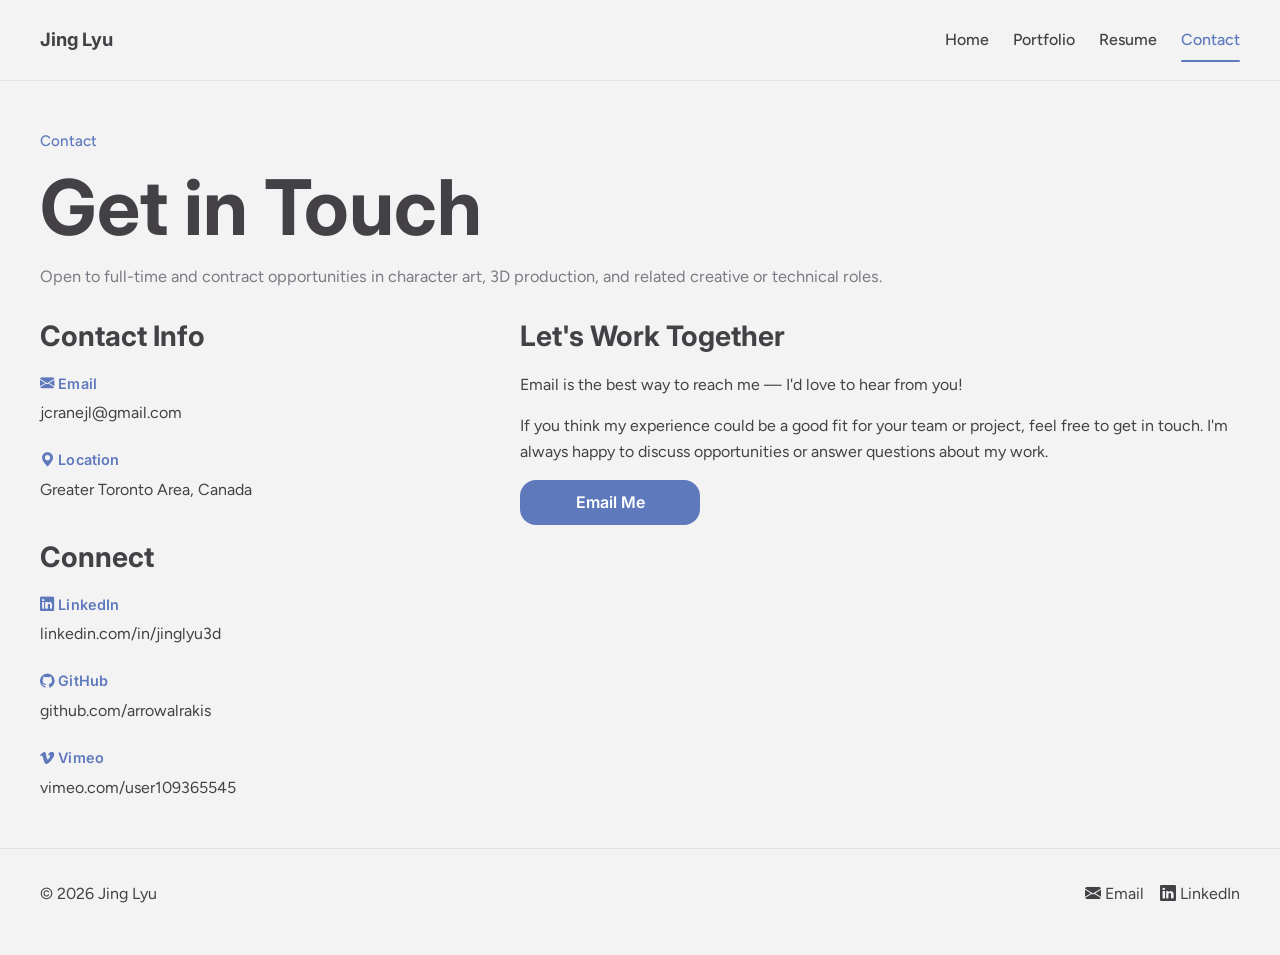
<file: contact.html>
<!DOCTYPE html>
<html lang="en">
<head>
    <meta charset="UTF-8">
    <meta name="viewport" content="width=device-width, initial-scale=1.0">
    <meta name="robots" content="noindex, nofollow, noarchive, nosnippet, noimageindex">
    <title>Contact | Jing Lyu</title>

    <meta name="description" content="Portfolio of Jing Lyu, 3D Character Artist specializing in stylized and realistic characters, creatures, and production-ready assets.">

    <link rel="preconnect" href="https://fonts.googleapis.com">
    <link rel="preconnect" href="https://fonts.gstatic.com" crossorigin>
    <link href="https://fonts.googleapis.com/css2?family=Figtree:wght@400;500;600&family=Inter:wght@400;500;600;700;800&display=swap" rel="stylesheet">

    <link rel="stylesheet" href="assets/css/style.css">
    <!-- icon -->
    <link rel="stylesheet" href="https://cdn.jsdelivr.net/npm/bootstrap-icons@1.13.1/font/bootstrap-icons.min.css">
    <script src="assets/js/main.js" defer></script>
</head>
<body>
    <header class="site-header">
        <div class="container header-inner">
            <a class="site-logo" href="index.html">Jing Lyu</a>

            <button class="menu-toggle" aria-label="Open navigation menu" aria-expanded="false">
                ☰
            </button>

            <nav class="site-nav">
                <a href="index.html">Home</a>
                <a href="portfolio.html">Portfolio</a>
                <a href="resume.html">Resume</a>
                <a href="contact.html" class="active">Contact</a>
            </nav>
        </div>
    </header>

    <main>
        <section class="section contact-section">
            <div class="container">
                <p class="eyebrow">Contact</p>
                <h1>Get in Touch</h1>

                <p class="page-intro">
                    Open to full-time and contract opportunities in character art, 3D production, and related creative or technical roles.
                </p>

                <div class="contact-layout">

                    <div class="contact-left">

                        <section class="contact-block">
                            <h2>Contact Info</h2>

                            <div class="contact-list">

                                <div class="contact-item">
                                    <span class="contact-label">
                                        <i class="bi bi-envelope-fill"></i> Email
                                    </span>

                                    <a href="mailto:jcranejl@gmail.com">
                                        jcranejl@gmail.com
                                    </a>
                                </div>

                                <div class="contact-item">
                                    <span class="contact-label">
                                        <i class="bi bi-geo-alt-fill"></i> Location
                                    </span>

                                    <p>Greater Toronto Area, Canada</p>
                                </div>

                            </div>
                        </section>


                        <section class="contact-block">
                            <h2>Connect</h2>

                            <div class="contact-list">

                                <div class="contact-item">
                                    <span class="contact-label">
                                        <i class="bi bi-linkedin"></i> LinkedIn
                                    </span>

                                    <a href="https://www.linkedin.com/in/jinglyu3d/" target="_blank" rel="noopener noreferrer">
                                        linkedin.com/in/jinglyu3d
                                    </a>
                                </div>

                                <div class="contact-item">
                                    <span class="contact-label">
                                        <i class="bi bi-github"></i> GitHub
                                    </span>

                                    <a href="https://github.com/ArrowAlrakis" target="_blank" rel="noopener noreferrer">
                                        github.com/arrowalrakis
                                    </a>
                                </div>

                                <div class="contact-item">
                                    <span class="contact-label">
                                        <i class="bi bi-vimeo"></i> Vimeo
                                    </span>

                                    <a href="https://vimeo.com/user109365545" target="_blank" rel="noopener noreferrer">
                                        vimeo.com/user109365545
                                    </a>
                                </div>

                            </div>
                        </section>

                    </div>


                    <div class="contact-right">

                        <section class="contact-block">

                            <h2>Let's Work Together</h2>

                            <p>
                                Email is the best way to reach me — I'd love to hear from you!
                            </p>

                            <p>
                                If you think my experience could be a good fit for your team or project, feel free to get in touch. I'm always happy to discuss opportunities or answer questions about my work.
                            </p>

                            <a class="btn btn-primary"
                            href="mailto:jcranejl@gmail.com?subject=Portfolio%20Inquiry">
                                Email Me
                            </a>

                        </section>

                    </div>

                </div>
            </div>
        </section>
    </main>

    <footer class="site-footer">
        <div class="container footer-inner">
            <p>© 2026 Jing Lyu</p>
            <div class="footer-links">
                <a href="mailto:jcranejl@gmail.com"><i class="bi bi-envelope-fill"></i> Email</a>
                <a href="https://www.linkedin.com/in/jinglyu3d/" target="_blank" rel="noopener noreferrer"><i class="bi bi-linkedin"></i> LinkedIn</a>
            </div>
        </div>
    </footer>
</body>
</html>
</file>
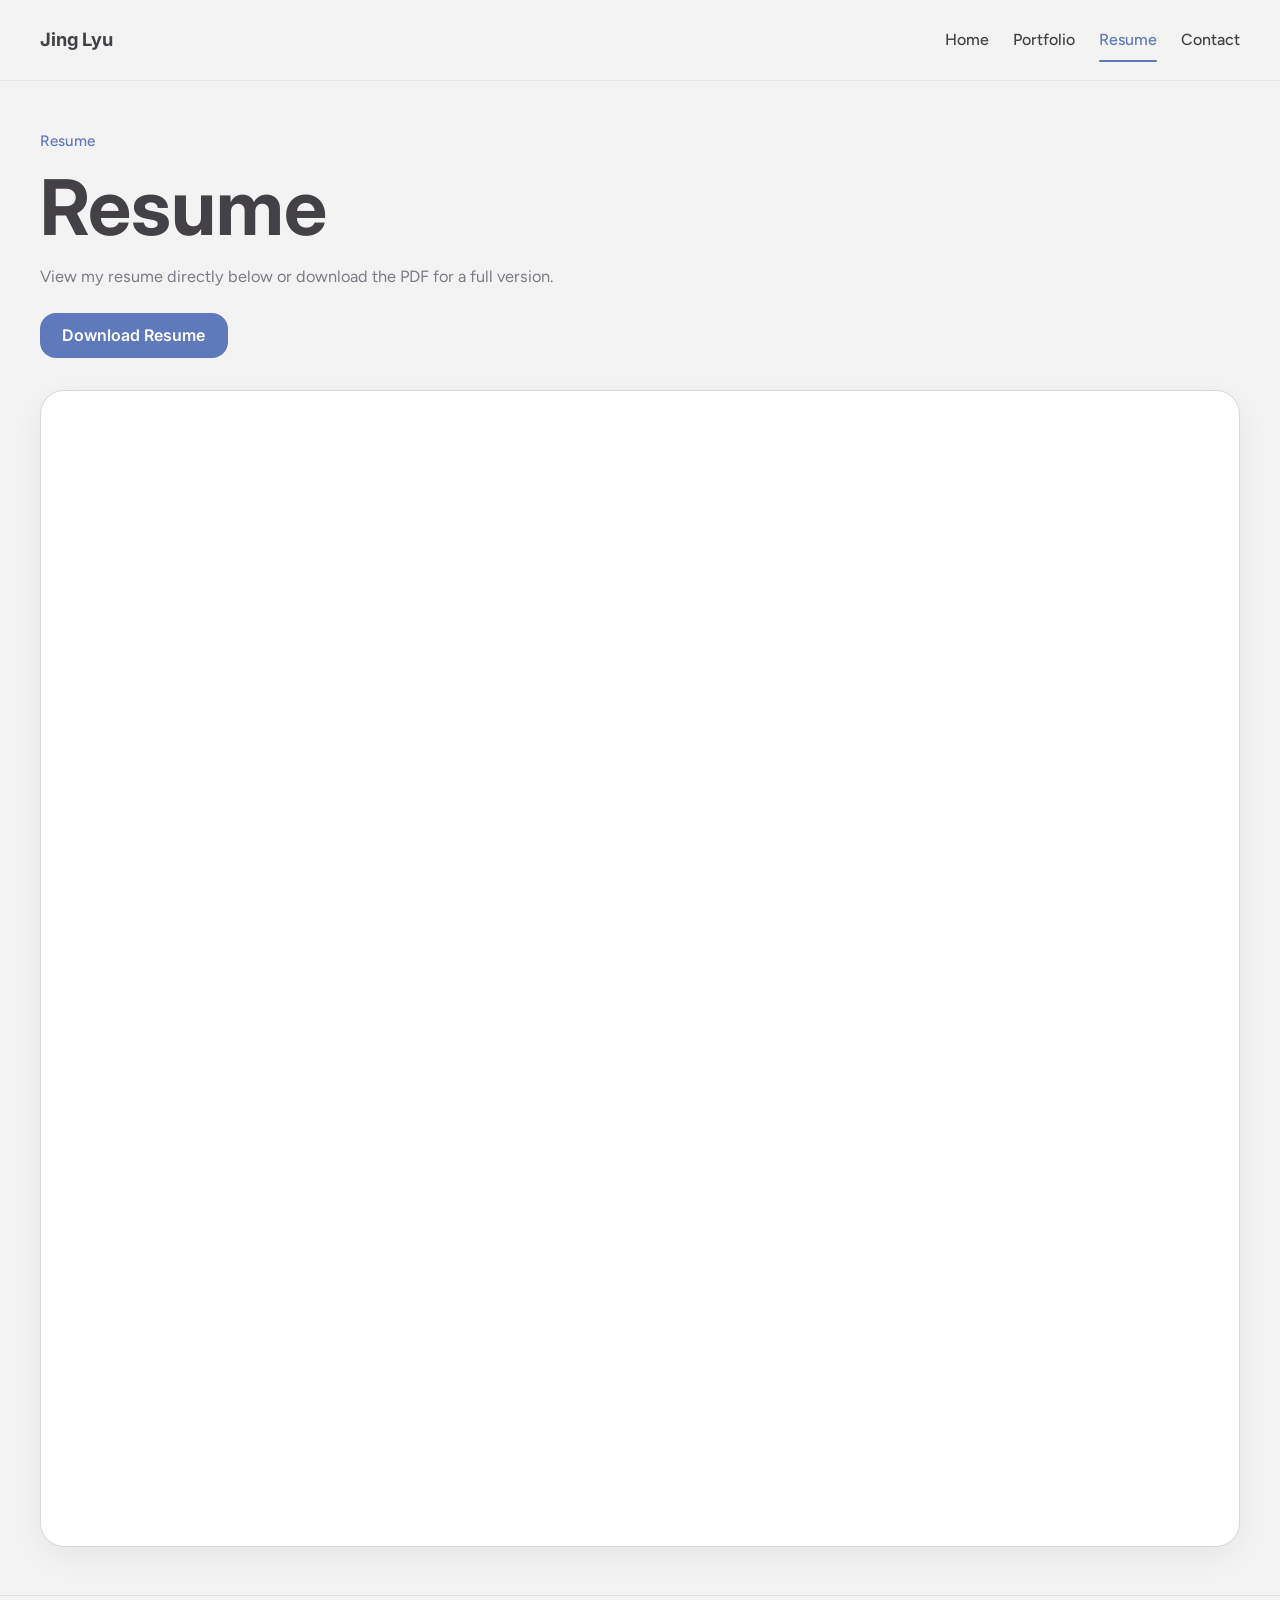
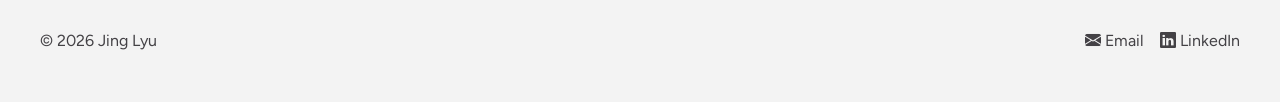
<file: resume.html>
<!DOCTYPE html>
<html lang="en">
<head>
    <meta charset="UTF-8">
    <meta name="viewport" content="width=device-width, initial-scale=1.0">
    <meta name="robots" content="noindex, nofollow, noarchive, nosnippet, noimageindex">
    <title>Resume | Jing Lyu</title>

    <meta name="description" content="Portfolio of Jing Lyu, 3D Character Artist specializing in stylized and realistic characters, creatures, and production-ready assets.">

    <link rel="preconnect" href="https://fonts.googleapis.com">
    <link rel="preconnect" href="https://fonts.gstatic.com" crossorigin>
    <link href="https://fonts.googleapis.com/css2?family=Figtree:wght@400;500;600&family=Inter:wght@400;500;600;700;800&display=swap" rel="stylesheet">

    <link rel="stylesheet" href="assets/css/style.css">
    <!-- icon -->
    <link rel="stylesheet" href="https://cdn.jsdelivr.net/npm/bootstrap-icons@1.13.1/font/bootstrap-icons.min.css">
    <script src="assets/js/main.js" defer></script>
</head>
<body>
    <header class="site-header">
        <div class="container header-inner">
            <a class="site-logo" href="index.html">Jing Lyu</a>

            <button class="menu-toggle" aria-label="Open navigation menu" aria-expanded="false">
                ☰
            </button>

            <nav class="site-nav">
                <a href="index.html">Home</a>
                <a href="portfolio.html">Portfolio</a>
                <a href="resume.html" class="active">Resume</a>
                <a href="contact.html">Contact</a>
            </nav>
        </div>
    </header>

    <main>
        <section class="section resume-section">
            <div class="container">
                <p class="eyebrow">Resume</p>
                <h1>Resume</h1>
                <p class="page-intro">
                    View my resume directly below or download the PDF for a full version.
                </p>

                <div class="resume-actions">
                    <a class="btn btn-primary" href="assets/resume/resume2026.pdf" target="_blank">
                        Download Resume
                    </a>
                </div>

                <div class="resume-preview">
                    <iframe
                        src="assets/resume/resume2026.pdf#toolbar=0&navpanes=0&scrollbar=0"
                        title="Jing Lyu Resume PDF">
                    </iframe>
                </div>
            </div>
        </section>
    </main>

    <footer class="site-footer">
        <div class="container footer-inner">
            <p>© 2026 Jing Lyu</p>
            <div class="footer-links">
                <a href="mailto:jcranejl@gmail.com"><i class="bi bi-envelope-fill"></i> Email</a>
                <a href="https://www.linkedin.com/in/jinglyu3d/" target="_blank" rel="noopener noreferrer"><i class="bi bi-linkedin"></i> LinkedIn</a>
            </div>
        </div>
    </footer>
</body>
</html>
</file>
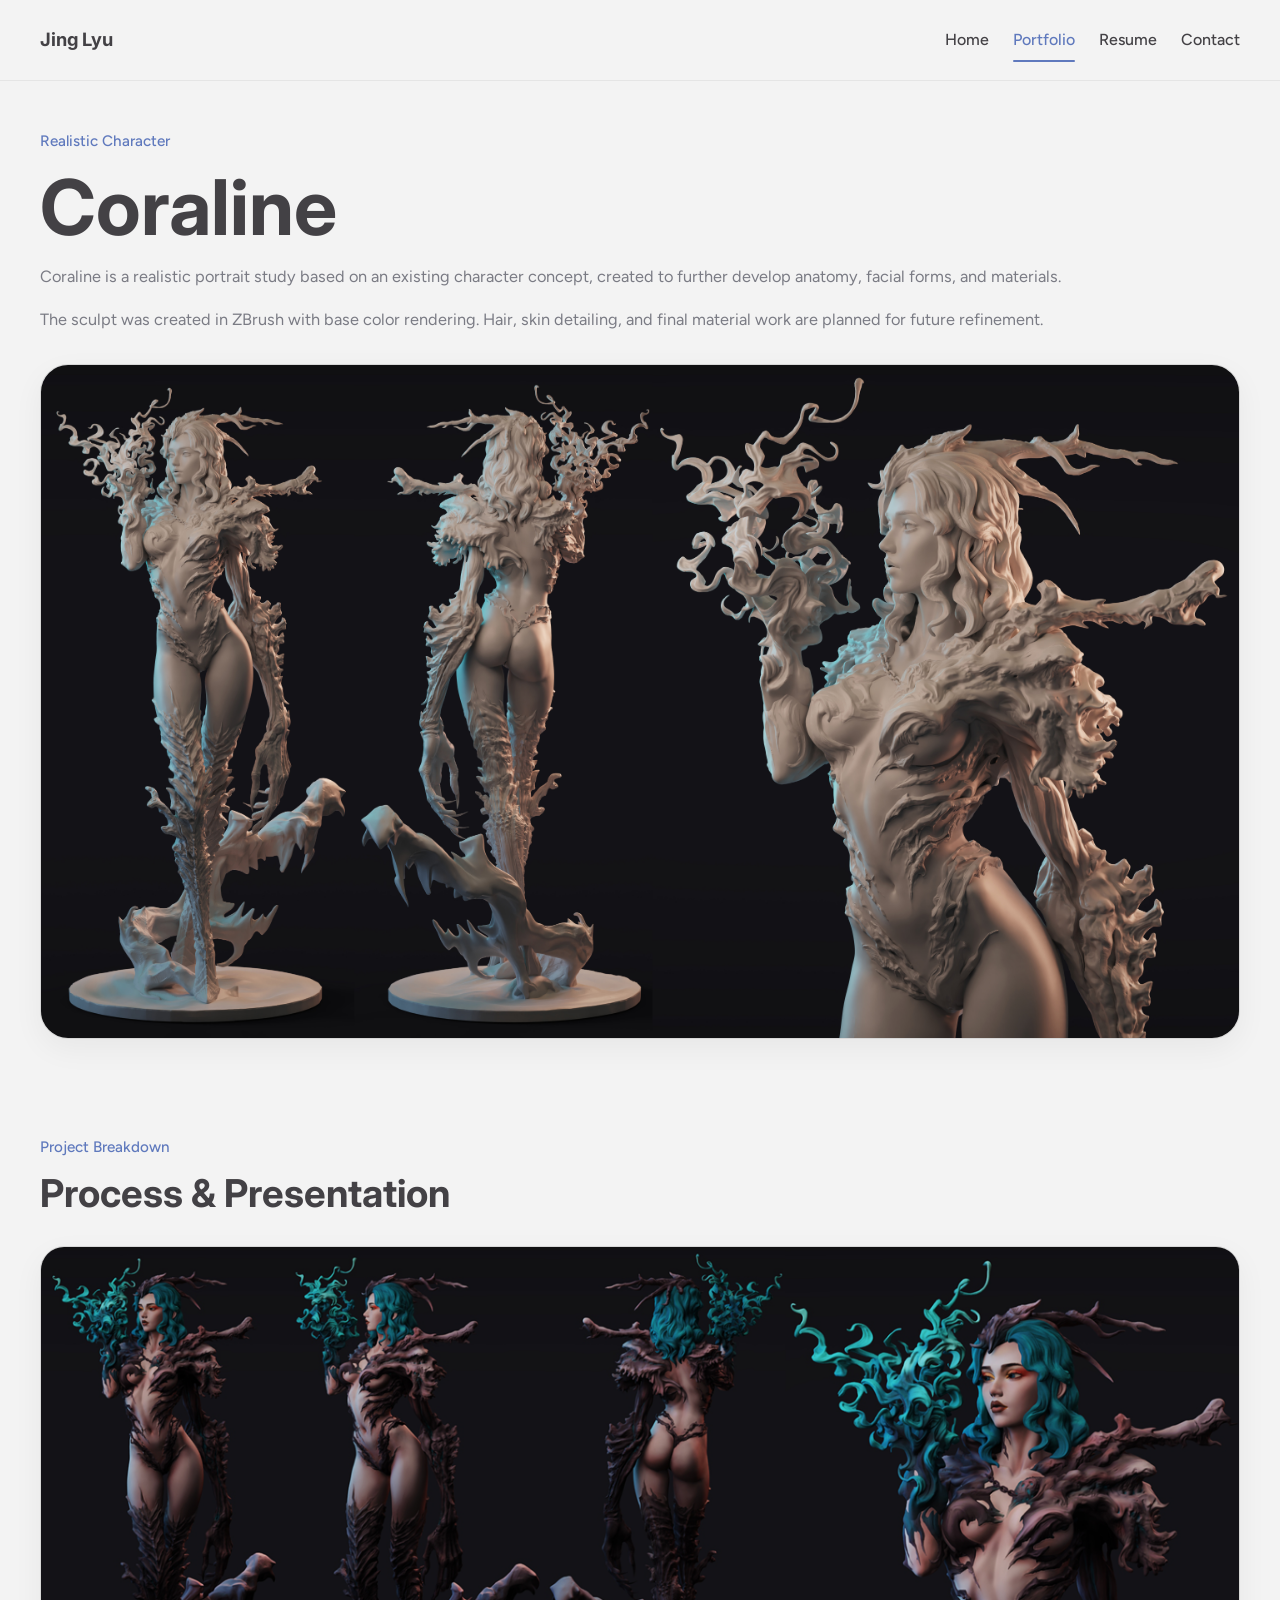
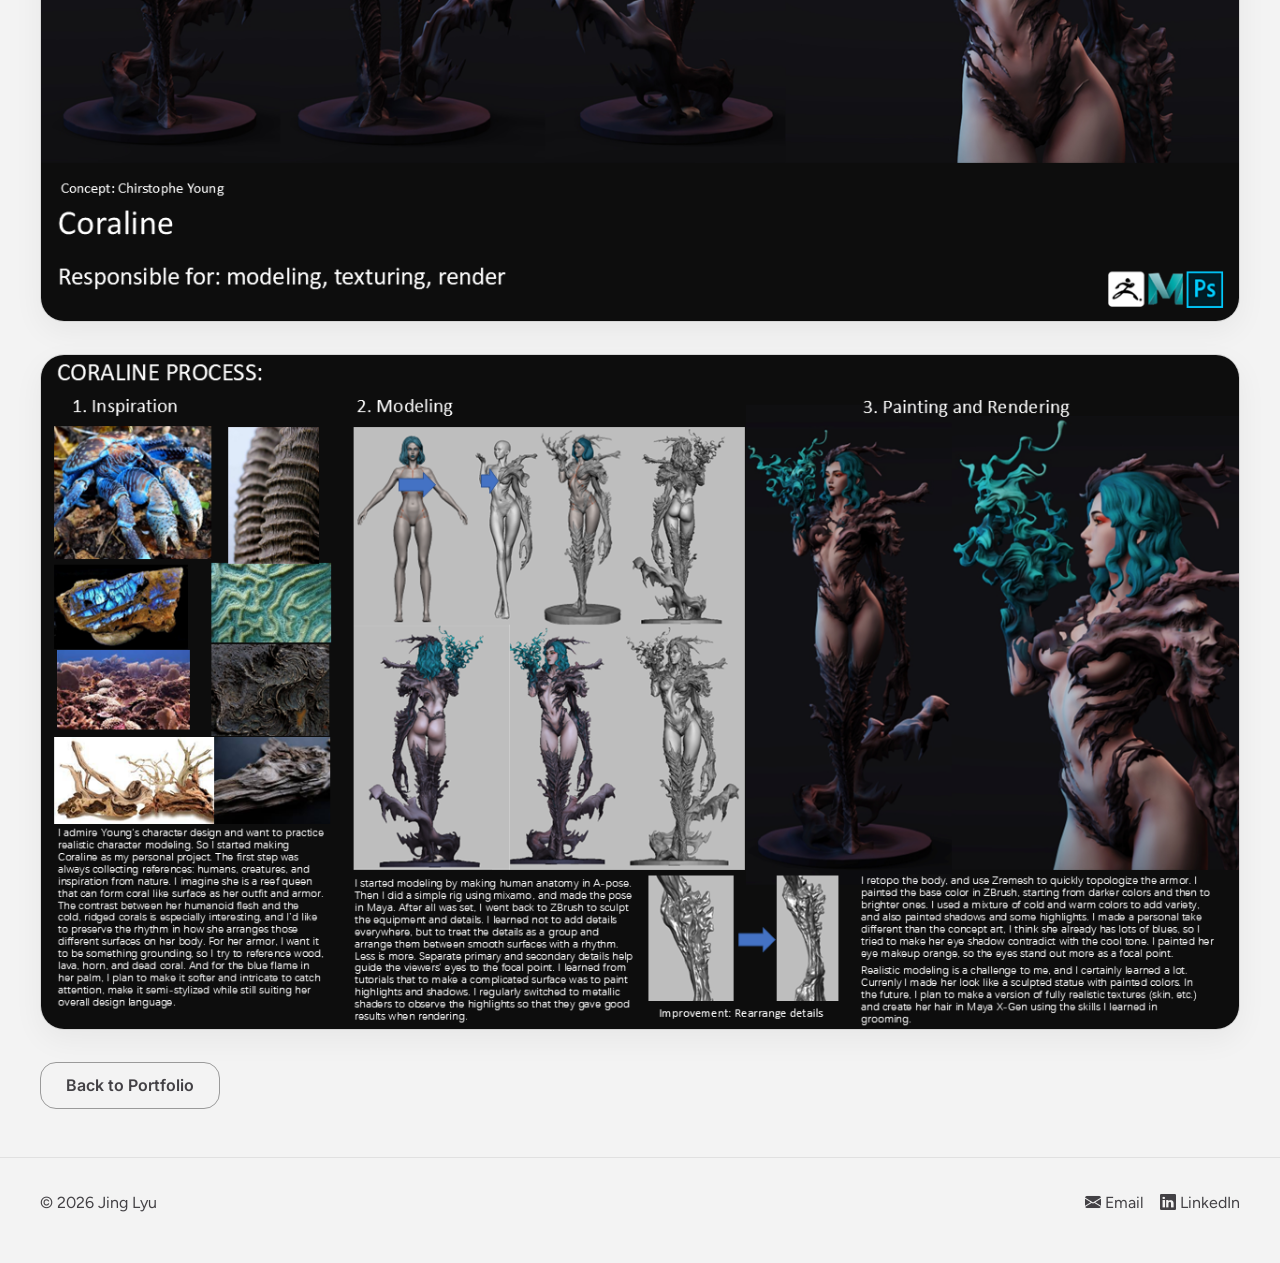
<file: projects/coraline.html>
<!DOCTYPE html>
<html lang="en">
<head>
    <meta charset="UTF-8">
    <meta name="viewport" content="width=device-width, initial-scale=1.0">
    <meta name="robots" content="noindex, nofollow, noarchive, nosnippet, noimageindex">
    <title>Coraline | Jing Lyu</title>

    <meta name="description" content="Portfolio of Jing Lyu, 3D Character Artist specializing in stylized and realistic characters, creatures, and production-ready assets.">

    <link rel="preconnect" href="https://fonts.googleapis.com">
    <link rel="preconnect" href="https://fonts.gstatic.com" crossorigin>
    <link href="https://fonts.googleapis.com/css2?family=Figtree:wght@400;500;600&family=Inter:wght@400;500;600;700;800&display=swap" rel="stylesheet">

    <link rel="stylesheet" href="../assets/css/style.css">
    <!-- icon -->
    <link rel="stylesheet" href="https://cdn.jsdelivr.net/npm/bootstrap-icons@1.13.1/font/bootstrap-icons.min.css">
    <script src="../assets/js/main.js" defer></script>
</head>
<body>
    <header class="site-header">
        <div class="container header-inner">
            <a class="site-logo" href="../index.html">Jing Lyu</a>

            <button class="menu-toggle" aria-label="Open navigation menu" aria-expanded="false">
                ☰
            </button>

            <nav class="site-nav">
                <a href="../index.html">Home</a>
                <a href="../portfolio.html" class="active">Portfolio</a>
                <a href="../resume.html">Resume</a>
                <a href="../contact.html">Contact</a>
            </nav>
        </div>
    </header>

    <main>
        <section class="section project-detail-hero">
            <div class="container">
                <p class="eyebrow">Realistic Character</p>
                <h1>Coraline</h1>
                <p class="page-intro project-detail-intro">
                    Coraline is a realistic portrait study based on an existing character concept, created to further develop anatomy, facial forms, and materials.
                </p>
                <p class="page-intro project-detail-intro">
                    The sculpt was created in ZBrush with base color rendering. Hair, skin detailing, and final material work are planned for future refinement.
                </p>

                <div class="project-detail-cover">
                    <img src="../assets/images/coraline-cover.jpg" alt="Coraline cover image">
                </div>
            </div>
        </section>

        <section class="section breakdown-section">
            <div class="container">
                <div class="section-heading compact-heading">
                    <p class="eyebrow">Project Breakdown</p>
                    <h2>Process & Presentation</h2>
                </div>

                <div class="breakdown-gallery">
                    <figure class="breakdown-item">
                        <img src="../assets/images/coraline/coraline-01.PNG" alt="Coraline breakdown image 1">
                    </figure>

                    <figure class="breakdown-item">
                        <img src="../assets/images/coraline/coraline-02.PNG" alt="Coraline breakdown image 2">
                    </figure>
                </div>

                <div class="project-detail-actions">
                    <a class="btn btn-secondary" href="../portfolio.html">Back to Portfolio</a>
                </div>
            </div>
        </section>
    </main>

    <footer class="site-footer">
        <div class="container footer-inner">
            <p>© 2026 Jing Lyu</p>
            <div class="footer-links">
                <a href="mailto:jcranejl@gmail.com"><i class="bi bi-envelope-fill"></i> Email</a>
                <a href="https://www.linkedin.com/in/jinglyu3d/" target="_blank" rel="noopener noreferrer"><i class="bi bi-linkedin"></i> LinkedIn</a>
            </div>
        </div>
    </footer>
</body>
</html>
</file>
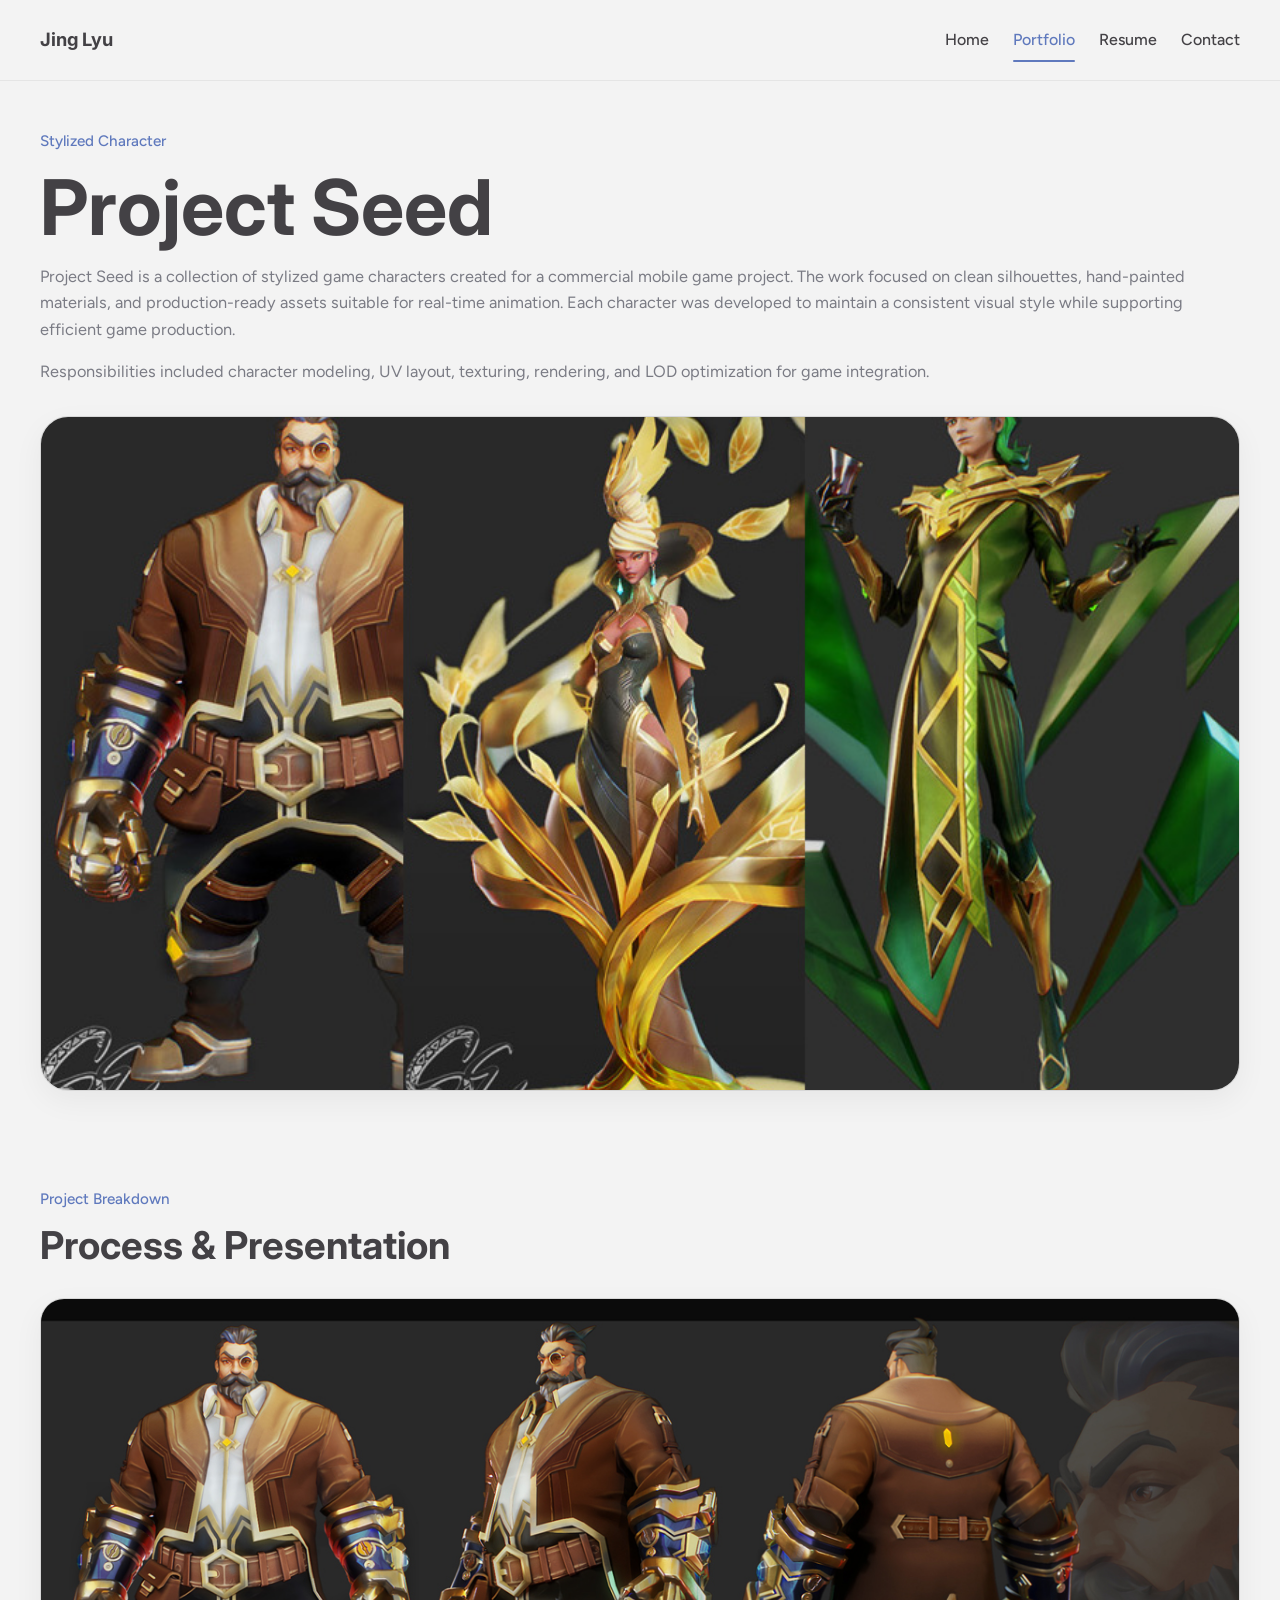
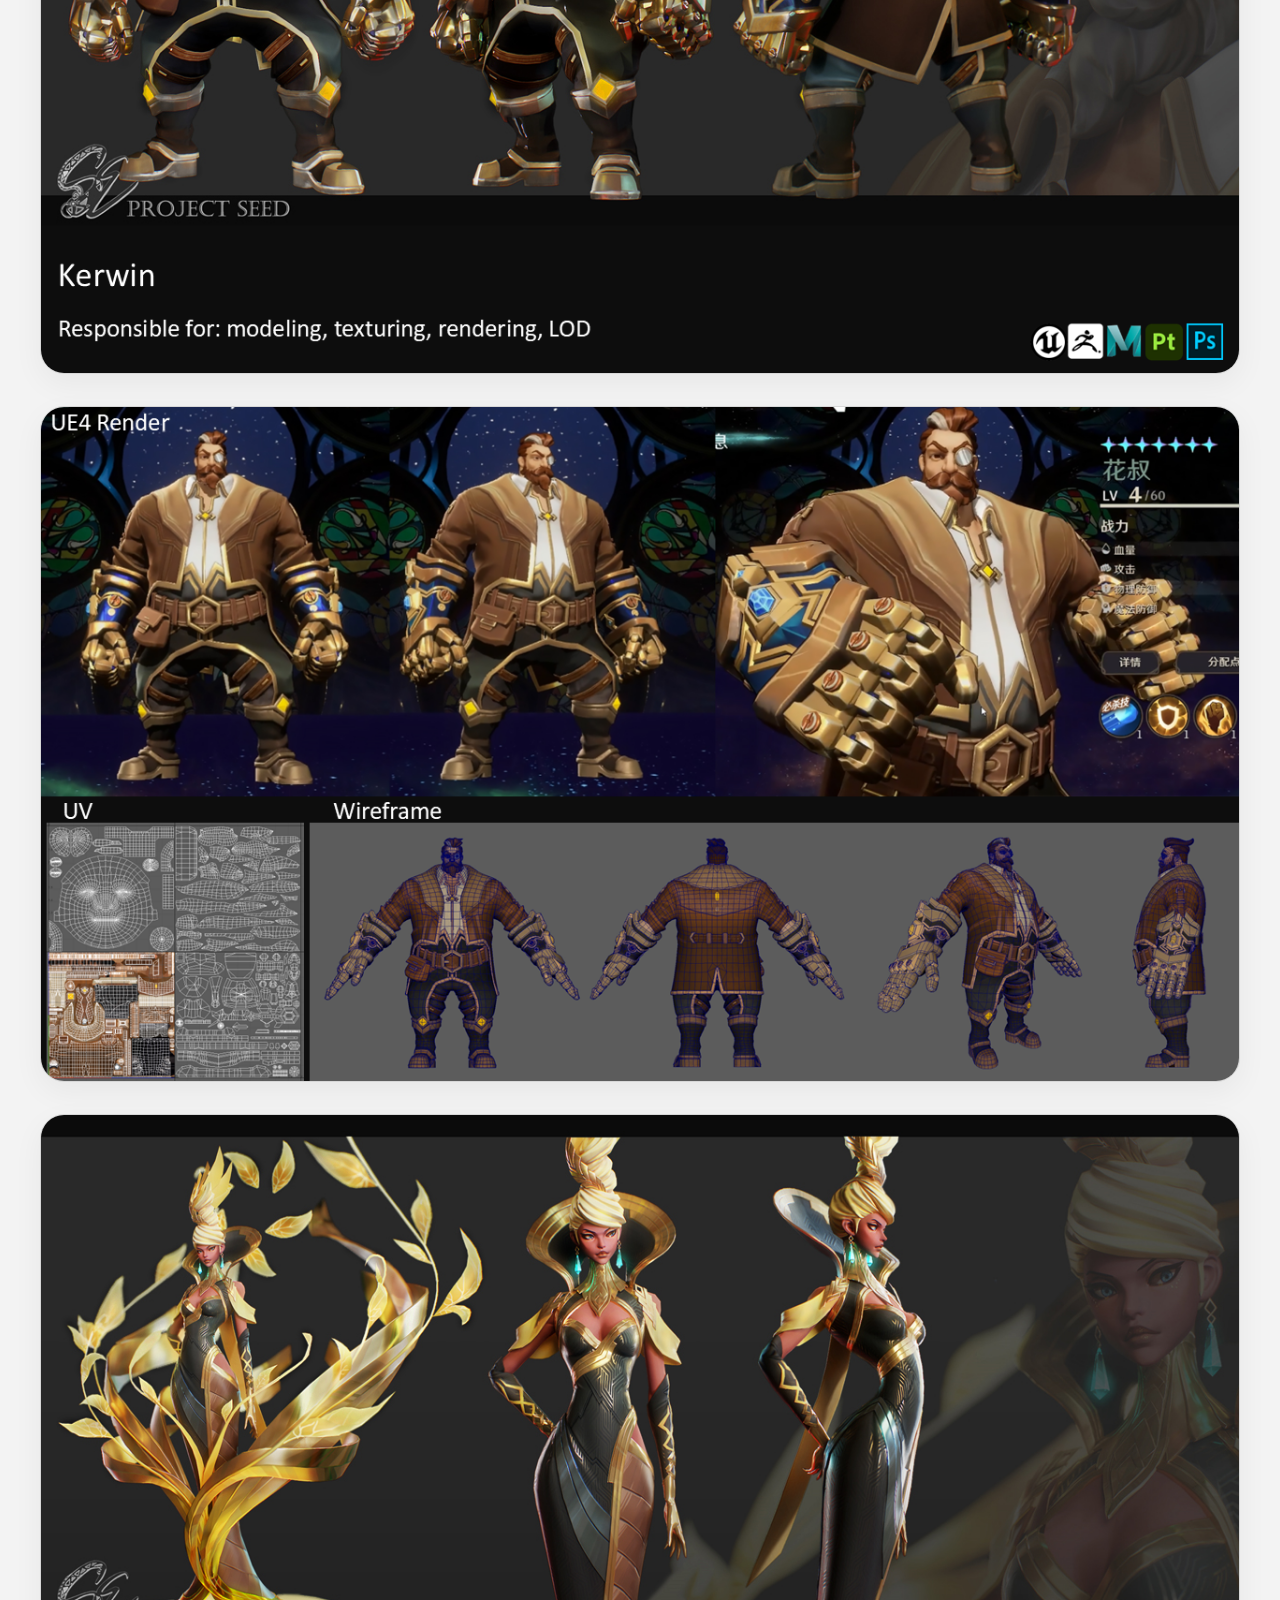
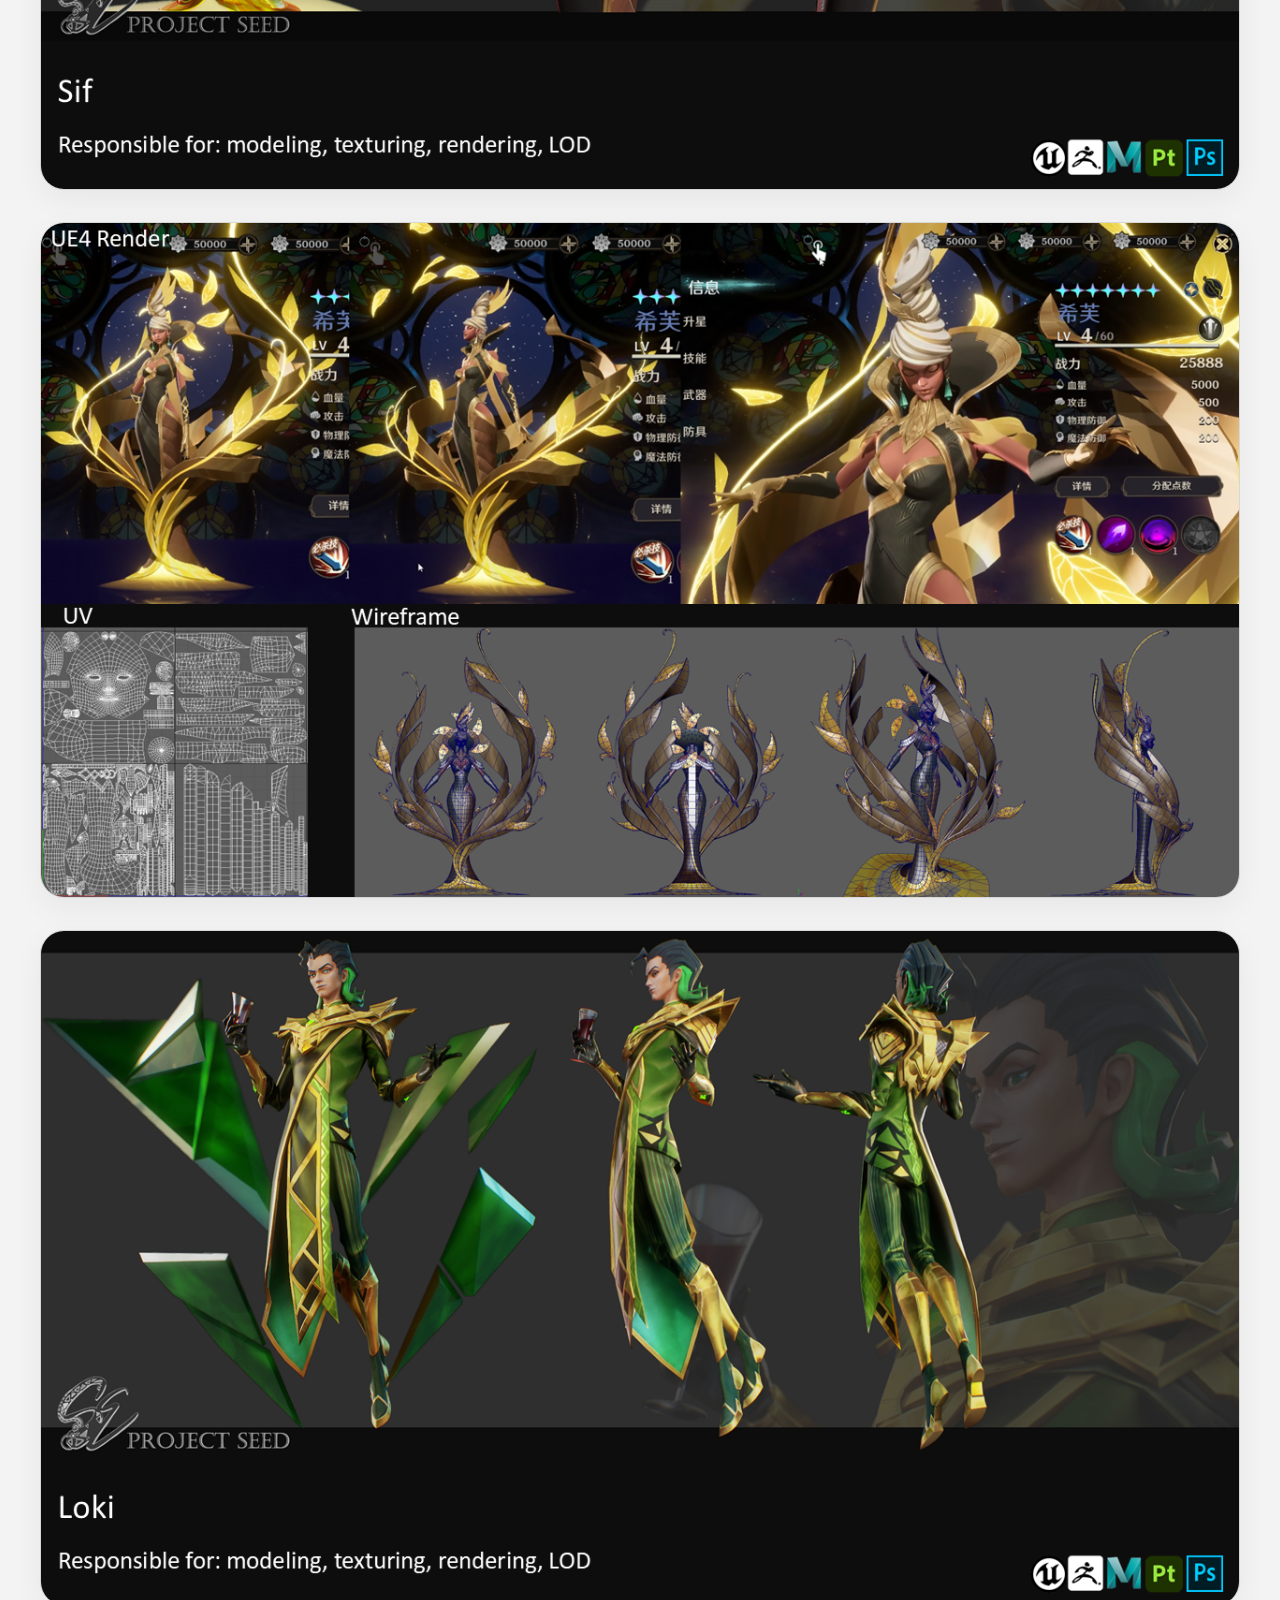
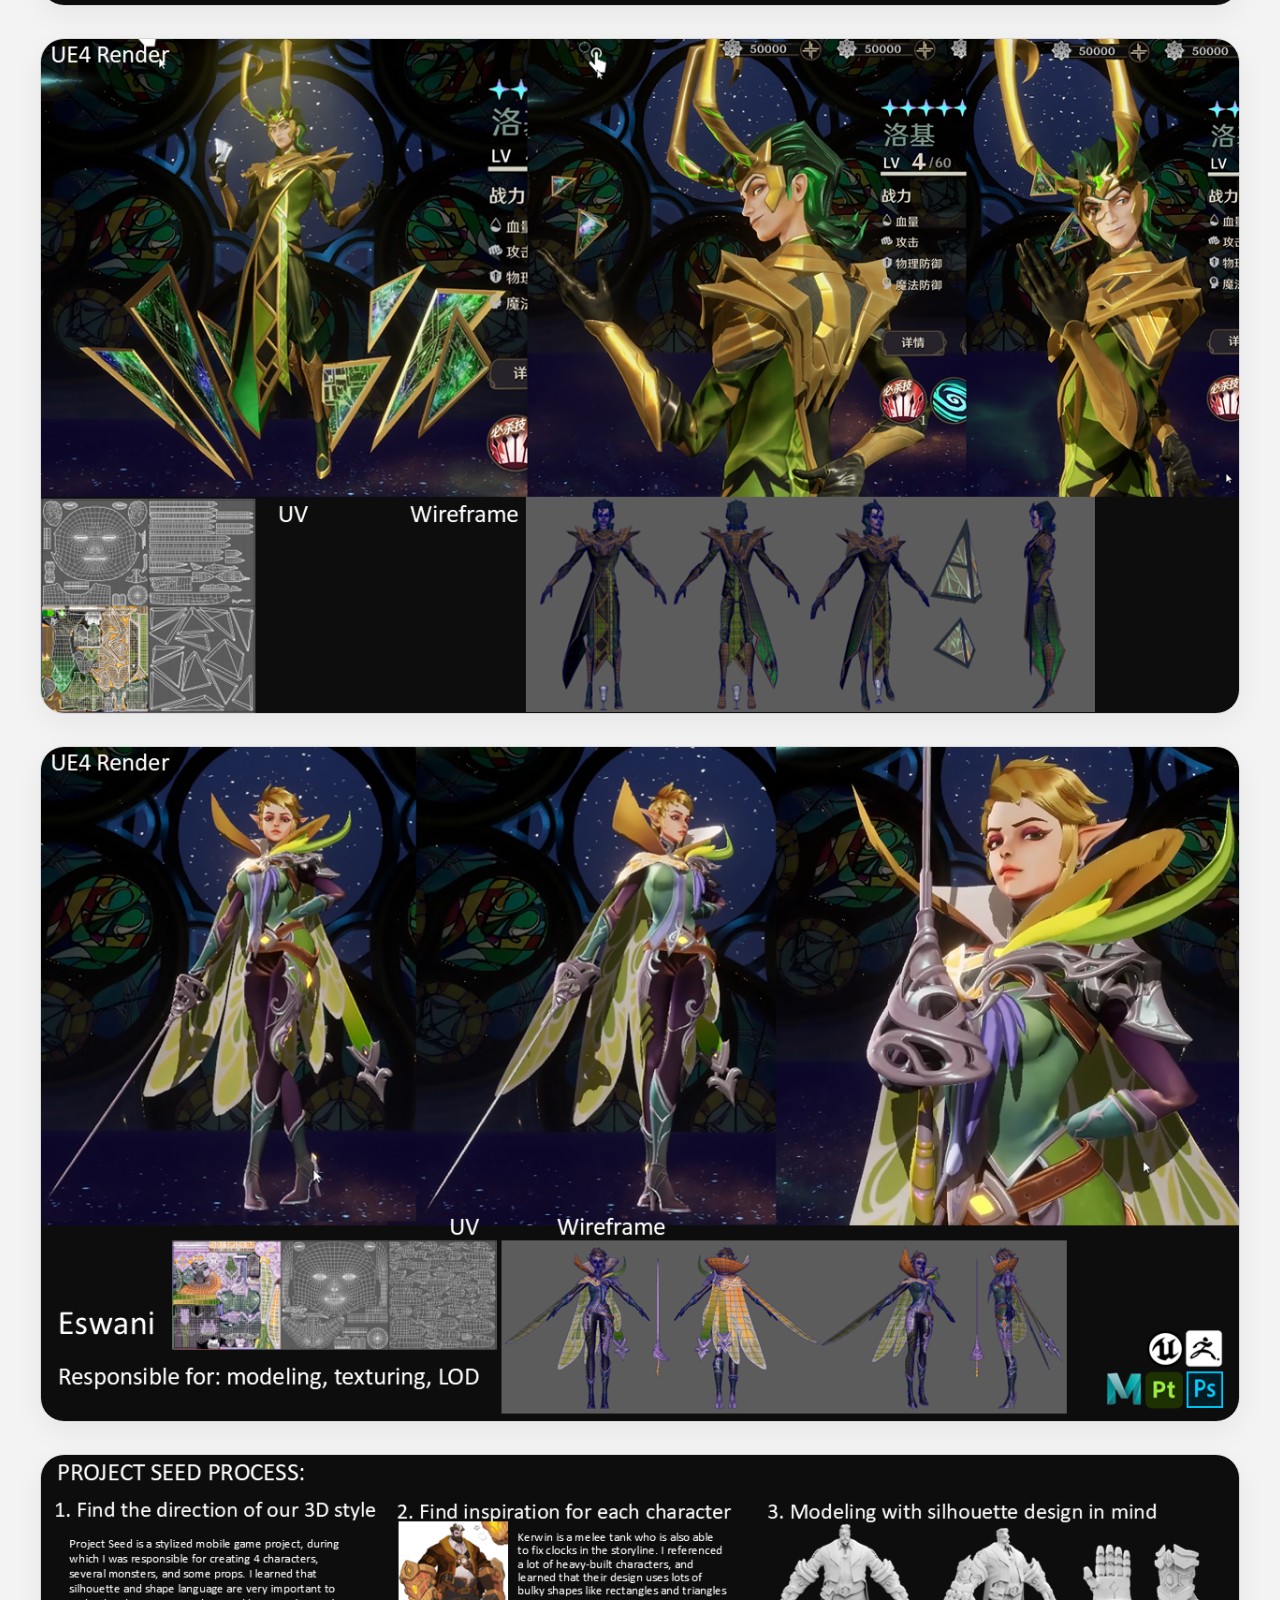
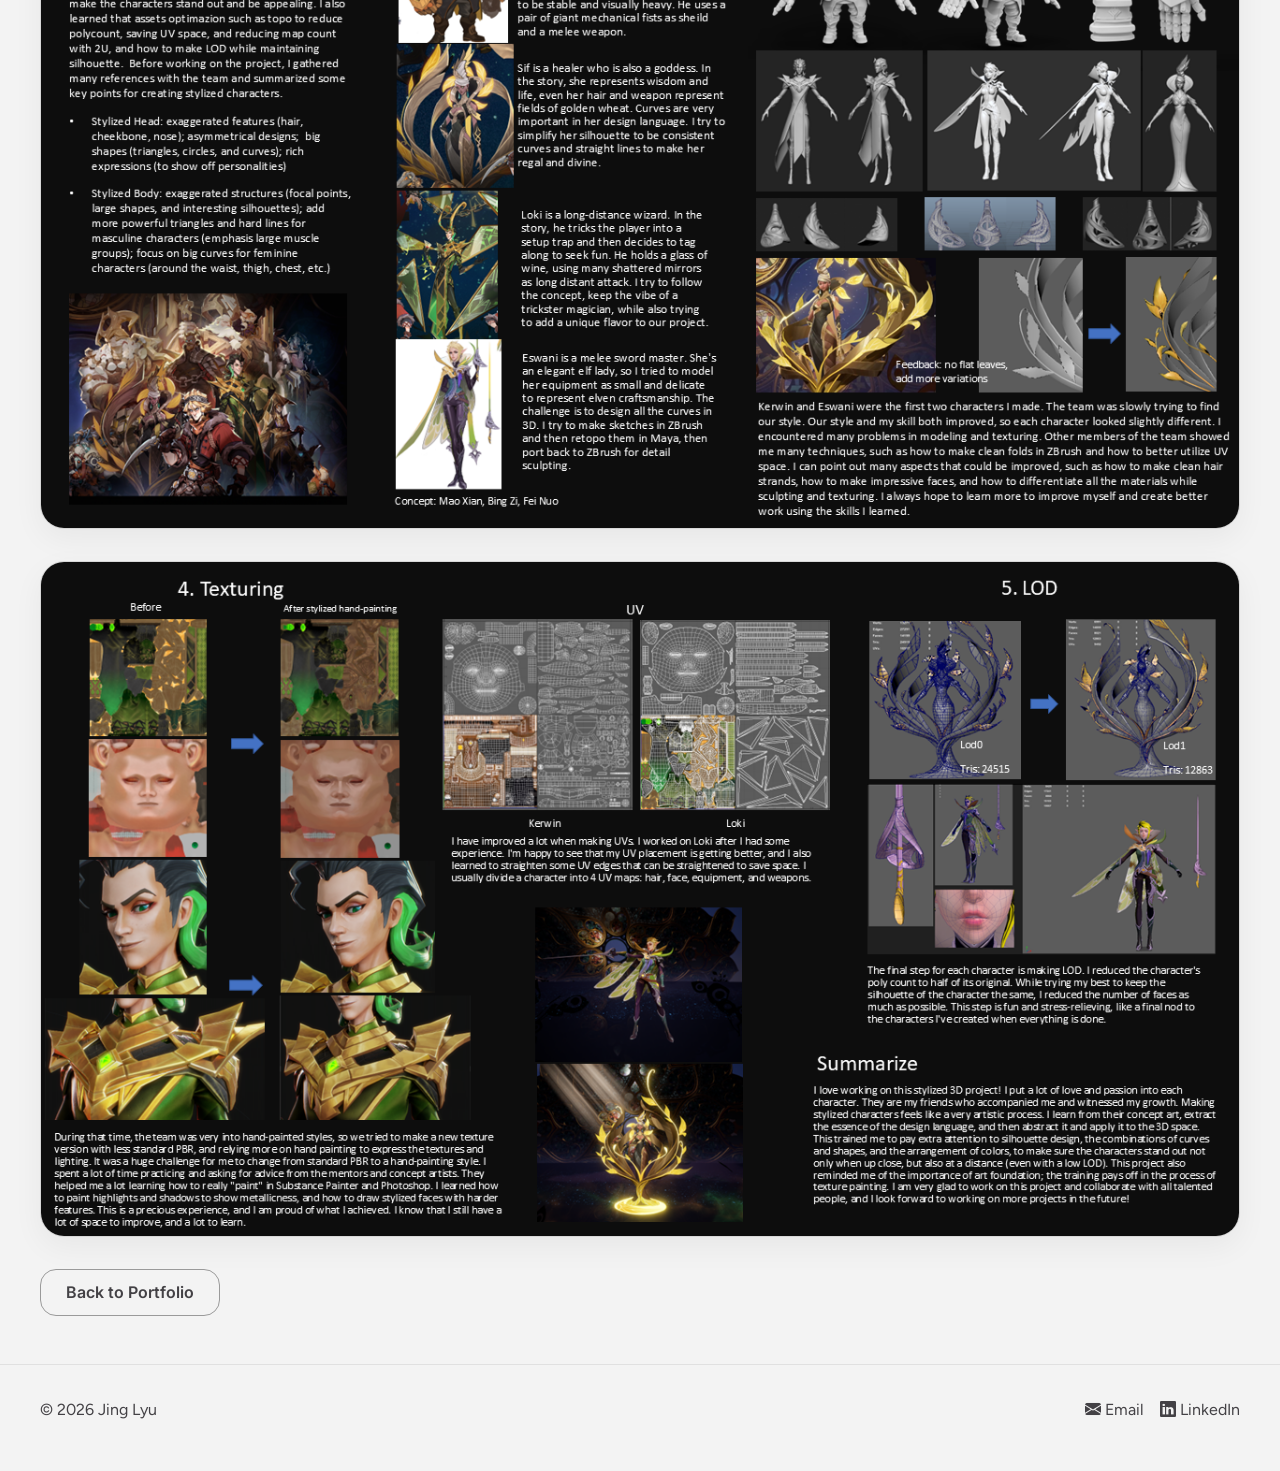
<file: projects/project-seed.html>
<!DOCTYPE html>
<html lang="en">
<head>
    <meta charset="UTF-8">
    <meta name="viewport" content="width=device-width, initial-scale=1.0">
    <meta name="robots" content="noindex, nofollow, noarchive, nosnippet, noimageindex">
    <title>Project Seed | Jing Lyu</title>

    <meta name="description" content="Portfolio of Jing Lyu, 3D Character Artist specializing in stylized and realistic characters, creatures, and production-ready assets.">

    <link rel="preconnect" href="https://fonts.googleapis.com">
    <link rel="preconnect" href="https://fonts.gstatic.com" crossorigin>
    <link href="https://fonts.googleapis.com/css2?family=Figtree:wght@400;500;600&family=Inter:wght@400;500;600;700;800&display=swap" rel="stylesheet">

    <link rel="stylesheet" href="../assets/css/style.css">
    <!-- icon -->
    <link rel="stylesheet" href="https://cdn.jsdelivr.net/npm/bootstrap-icons@1.13.1/font/bootstrap-icons.min.css">
    <script src="../assets/js/main.js" defer></script>
</head>
<body>
    <header class="site-header">
        <div class="container header-inner">
            <a class="site-logo" href="../index.html">Jing Lyu</a>

            <button class="menu-toggle" aria-label="Open navigation menu" aria-expanded="false">
                ☰
            </button>

            <nav class="site-nav">
                <a href="../index.html">Home</a>
                <a href="../portfolio.html" class="active">Portfolio</a>
                <a href="../resume.html">Resume</a>
                <a href="../contact.html">Contact</a>
            </nav>
        </div>
    </header>

    <main>
        <section class="section project-detail-hero">
            <div class="container">
                <p class="eyebrow">Stylized Character</p>
                <h1>Project Seed</h1>
                <p class="page-intro project-detail-intro">
                    Project Seed is a collection of stylized game characters created for a commercial mobile game project. The work focused on clean silhouettes, hand-painted materials, and production-ready assets suitable for real-time animation. Each character was developed to maintain a consistent visual style while supporting efficient game production.
                </p>
                <p class="page-intro project-detail-intro">
                    Responsibilities included character modeling, UV layout, texturing, rendering, and LOD optimization for game integration.
                </p>

                <div class="project-detail-cover">
                    <img src="../assets/images/se-cover.jpg" alt="Stylized Characters cover image">
                </div>
            </div>
        </section>

        <section class="section breakdown-section">
            <div class="container">
                <div class="section-heading compact-heading">
                    <p class="eyebrow">Project Breakdown</p>
                    <h2>Process & Presentation</h2>
                </div>

                <div class="breakdown-gallery">
                    <figure class="breakdown-item">
                        <img src="../assets/images/project-seed/project-seed-01.PNG" alt="Stylized Characters breakdown image 1">
                    </figure>

                    <figure class="breakdown-item">
                        <img src="../assets/images/project-seed/project-seed-02.PNG" alt="Stylized Characters breakdown image 2">
                    </figure>

                    <figure class="breakdown-item">
                        <img src="../assets/images/project-seed/project-seed-03.PNG" alt="Stylized Characters breakdown image 3">
                    </figure>

                    <figure class="breakdown-item">
                        <img src="../assets/images/project-seed/project-seed-04.PNG" alt="Stylized Characters breakdown image 4">
                    </figure>

                    <figure class="breakdown-item">
                        <img src="../assets/images/project-seed/project-seed-05.PNG" alt="Stylized Characters breakdown image 5">
                    </figure>

                    <figure class="breakdown-item">
                        <img src="../assets/images/project-seed/project-seed-06.PNG" alt="Stylized Characters breakdown image 6">
                    </figure>

                    <figure class="breakdown-item">
                        <img src="../assets/images/project-seed/project-seed-07.PNG" alt="Stylized Characters breakdown image 7">
                    </figure>

                    <figure class="breakdown-item">
                        <img src="../assets/images/project-seed/project-seed-08.PNG" alt="Stylized Characters breakdown image 8">
                    </figure>

                    <figure class="breakdown-item">
                        <img src="../assets/images/project-seed/project-seed-09.PNG" alt="Stylized Characters breakdown image 9">
                    </figure>
                </div>

                <div class="project-detail-actions">
                    <a class="btn btn-secondary" href="../portfolio.html">Back to Portfolio</a>
                </div>
            </div>
        </section>
    </main>

    <footer class="site-footer">
        <div class="container footer-inner">
            <p>© 2026 Jing Lyu</p>
            <div class="footer-links">
                <a href="mailto:jcranejl@gmail.com"><i class="bi bi-envelope-fill"></i> Email</a>
                <a href="https://www.linkedin.com/in/jinglyu3d/" target="_blank" rel="noopener noreferrer"><i class="bi bi-linkedin"></i> LinkedIn</a>
            </div>
        </div>
    </footer>
</body>
</html>
</file>
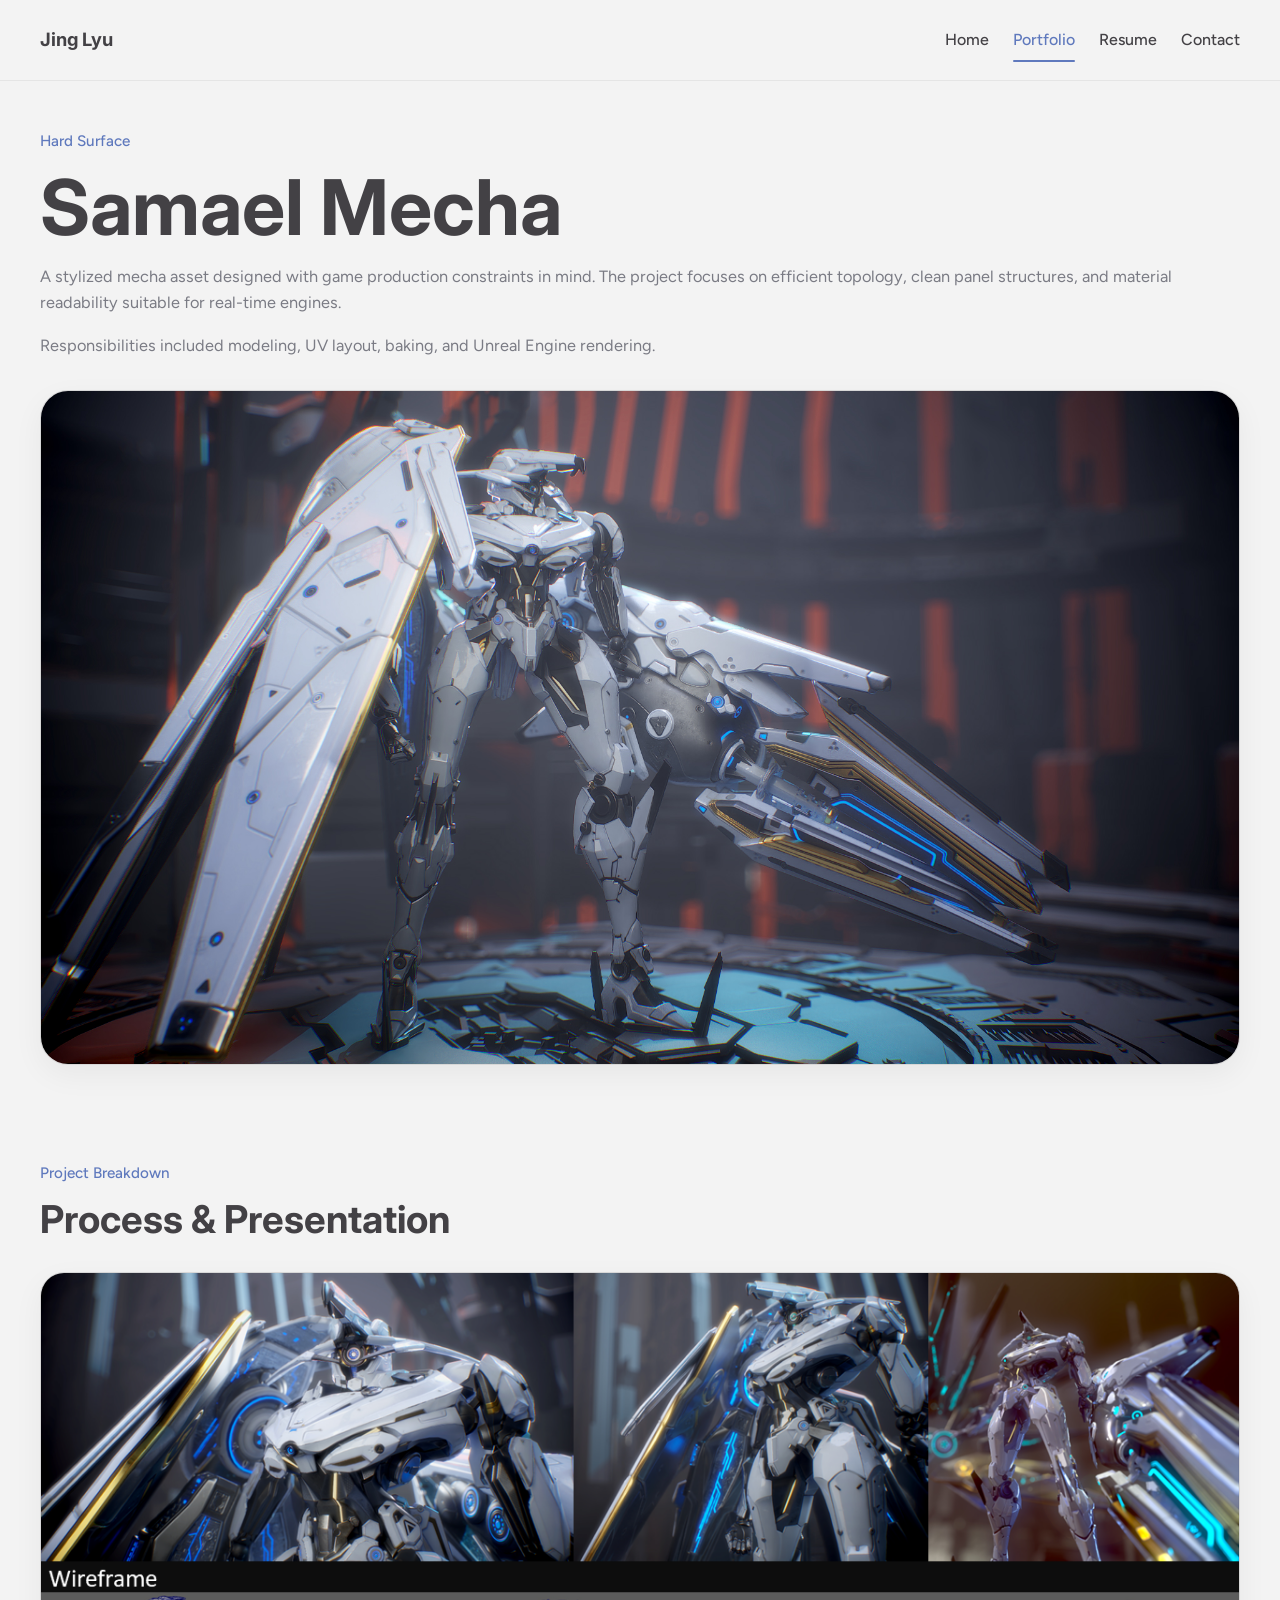
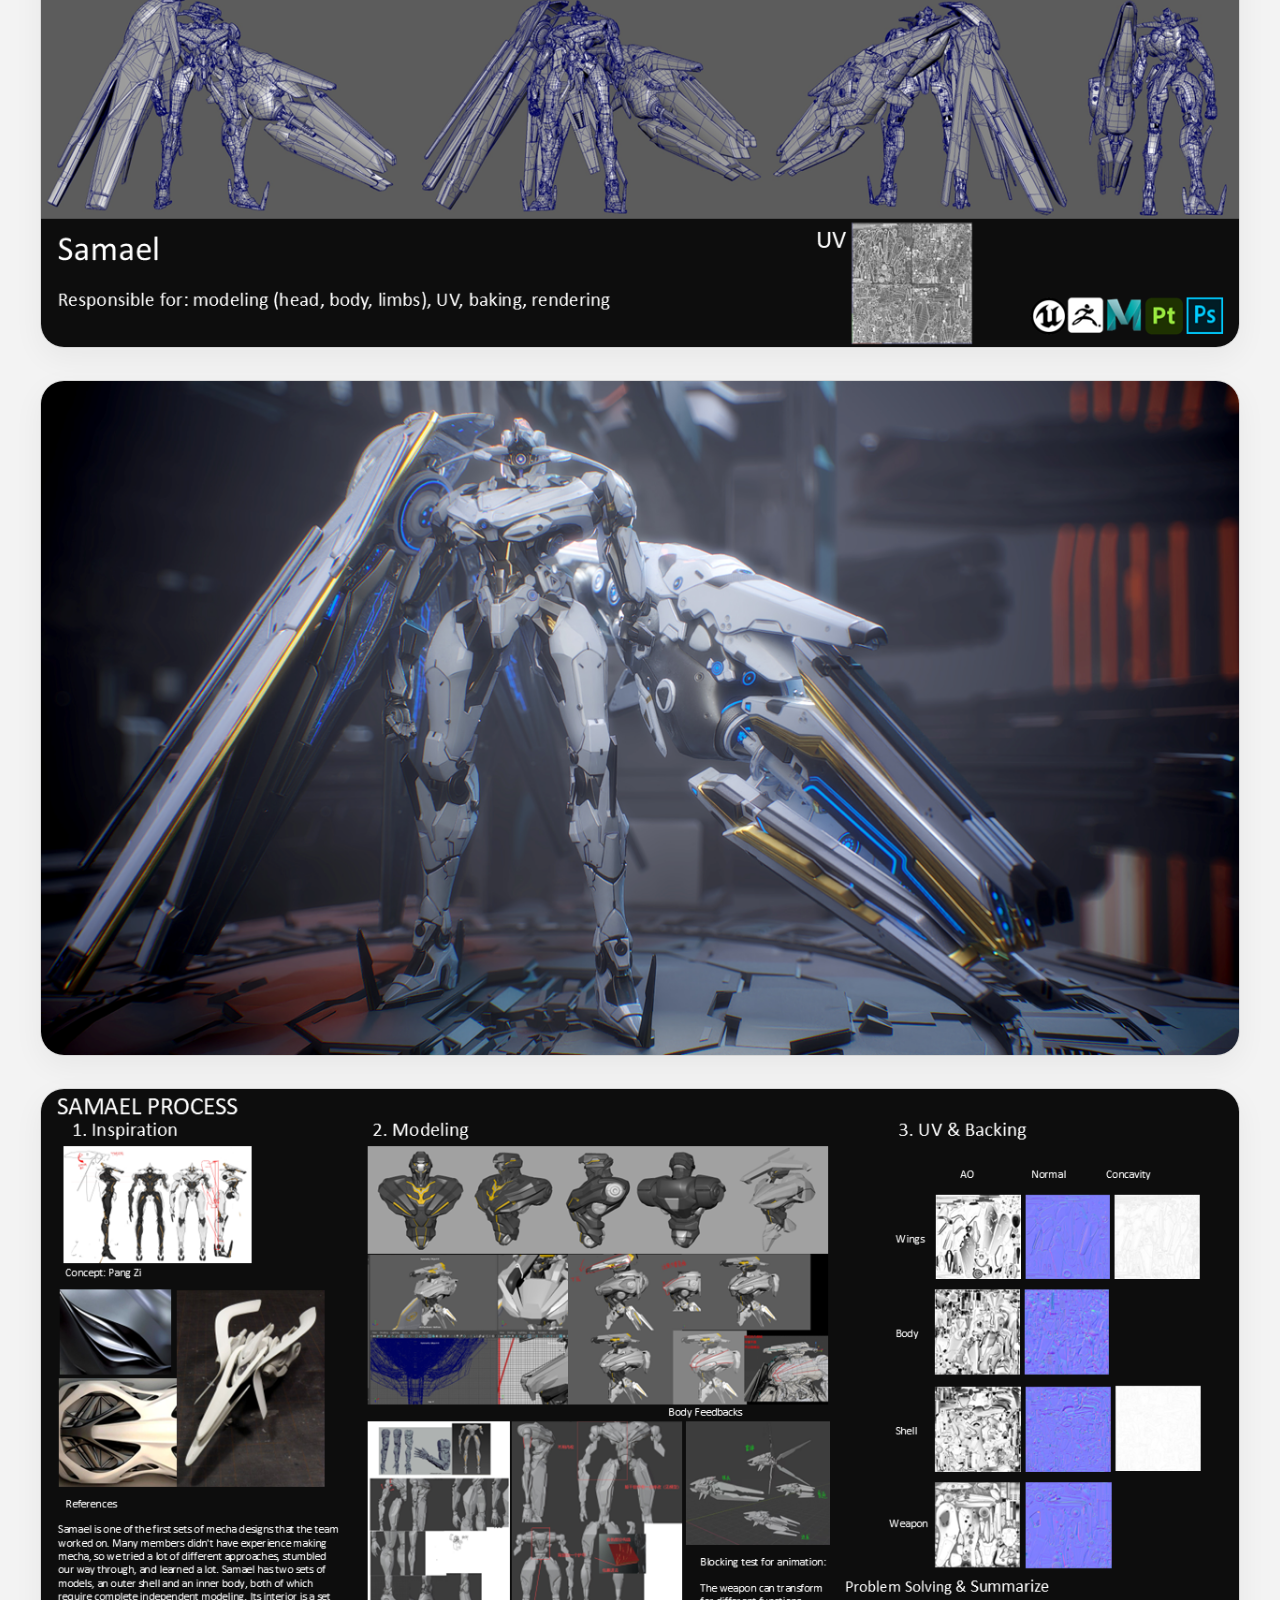
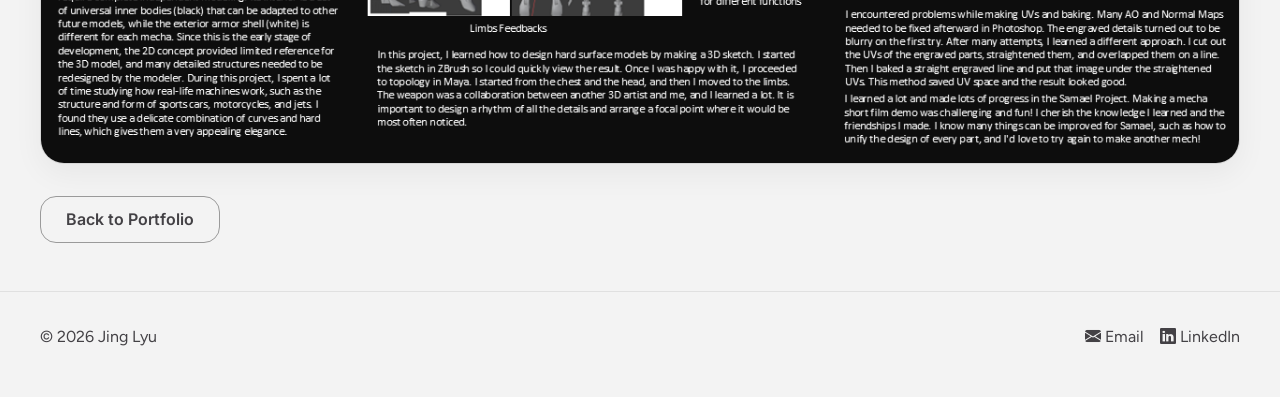
<file: projects/samael-mecha.html>
<!DOCTYPE html>
<html lang="en">
<head>
    <meta charset="UTF-8">
    <meta name="viewport" content="width=device-width, initial-scale=1.0">
    <meta name="robots" content="noindex, nofollow, noarchive, nosnippet, noimageindex">
    <title>Samael Mecha | Jing Lyu</title>

    <meta name="description" content="Portfolio of Jing Lyu, 3D Character Artist specializing in stylized and realistic characters, creatures, and production-ready assets.">

    <link rel="preconnect" href="https://fonts.googleapis.com">
    <link rel="preconnect" href="https://fonts.gstatic.com" crossorigin>
    <link href="https://fonts.googleapis.com/css2?family=Figtree:wght@400;500;600&family=Inter:wght@400;500;600;700;800&display=swap" rel="stylesheet">

    <link rel="stylesheet" href="../assets/css/style.css">
    <!-- icon -->
    <link rel="stylesheet" href="https://cdn.jsdelivr.net/npm/bootstrap-icons@1.13.1/font/bootstrap-icons.min.css">
    <script src="../assets/js/main.js" defer></script>
</head>
<body>
    <header class="site-header">
        <div class="container header-inner">
            <a class="site-logo" href="../index.html">Jing Lyu</a>

            <button class="menu-toggle" aria-label="Open navigation menu" aria-expanded="false">
                ☰
            </button>

            <nav class="site-nav">
                <a href="../index.html">Home</a>
                <a href="../portfolio.html" class="active">Portfolio</a>
                <a href="../resume.html">Resume</a>
                <a href="../contact.html">Contact</a>
            </nav>
        </div>
    </header>

    <main>
        <section class="section project-detail-hero">
            <div class="container">
                <p class="eyebrow">Hard Surface</p>
                <h1>Samael Mecha</h1>
                <p class="page-intro project-detail-intro">
                    A stylized mecha asset designed with game production constraints in mind. The project focuses on efficient topology, clean panel structures, and material readability suitable for real-time engines.
                </p>
                <p class="page-intro project-detail-intro">
                    Responsibilities included modeling, UV layout, baking, and Unreal Engine rendering.
                </p>

                <div class="project-detail-cover">
                    <img src="../assets/images/samael-cover.jpg" alt="Samael Mecha cover image">
                </div>
            </div>
        </section>

        <section class="section breakdown-section">
            <div class="container">
                <div class="section-heading compact-heading">
                    <p class="eyebrow">Project Breakdown</p>
                    <h2>Process & Presentation</h2>
                </div>

                <div class="breakdown-gallery">
                    <figure class="breakdown-item">
                        <img src="../assets/images/samael/samael-01.PNG" alt="Samael Mecha breakdown image 1">
                    </figure>

                    <figure class="breakdown-item">
                        <img src="../assets/images/samael/samael-02.PNG" alt="Samael Mecha breakdown image 2">
                    </figure>

                    <figure class="breakdown-item">
                        <img src="../assets/images/samael/samael-03.PNG" alt="Samael Mecha breakdown image 3">
                    </figure>
                </div>

                <div class="project-detail-actions">
                    <a class="btn btn-secondary" href="../portfolio.html">Back to Portfolio</a>
                </div>
            </div>
        </section>
    </main>

    <footer class="site-footer">
        <div class="container footer-inner">
            <p>© 2026 Jing Lyu</p>
            <div class="footer-links">
                <a href="mailto:jcranejl@gmail.com"><i class="bi bi-envelope-fill"></i> Email</a>
                <a href="https://www.linkedin.com/in/jinglyu3d/" target="_blank" rel="noopener noreferrer"><i class="bi bi-linkedin"></i> LinkedIn</a>
            </div>
        </div>
    </footer>
</body>
</html>
</file>
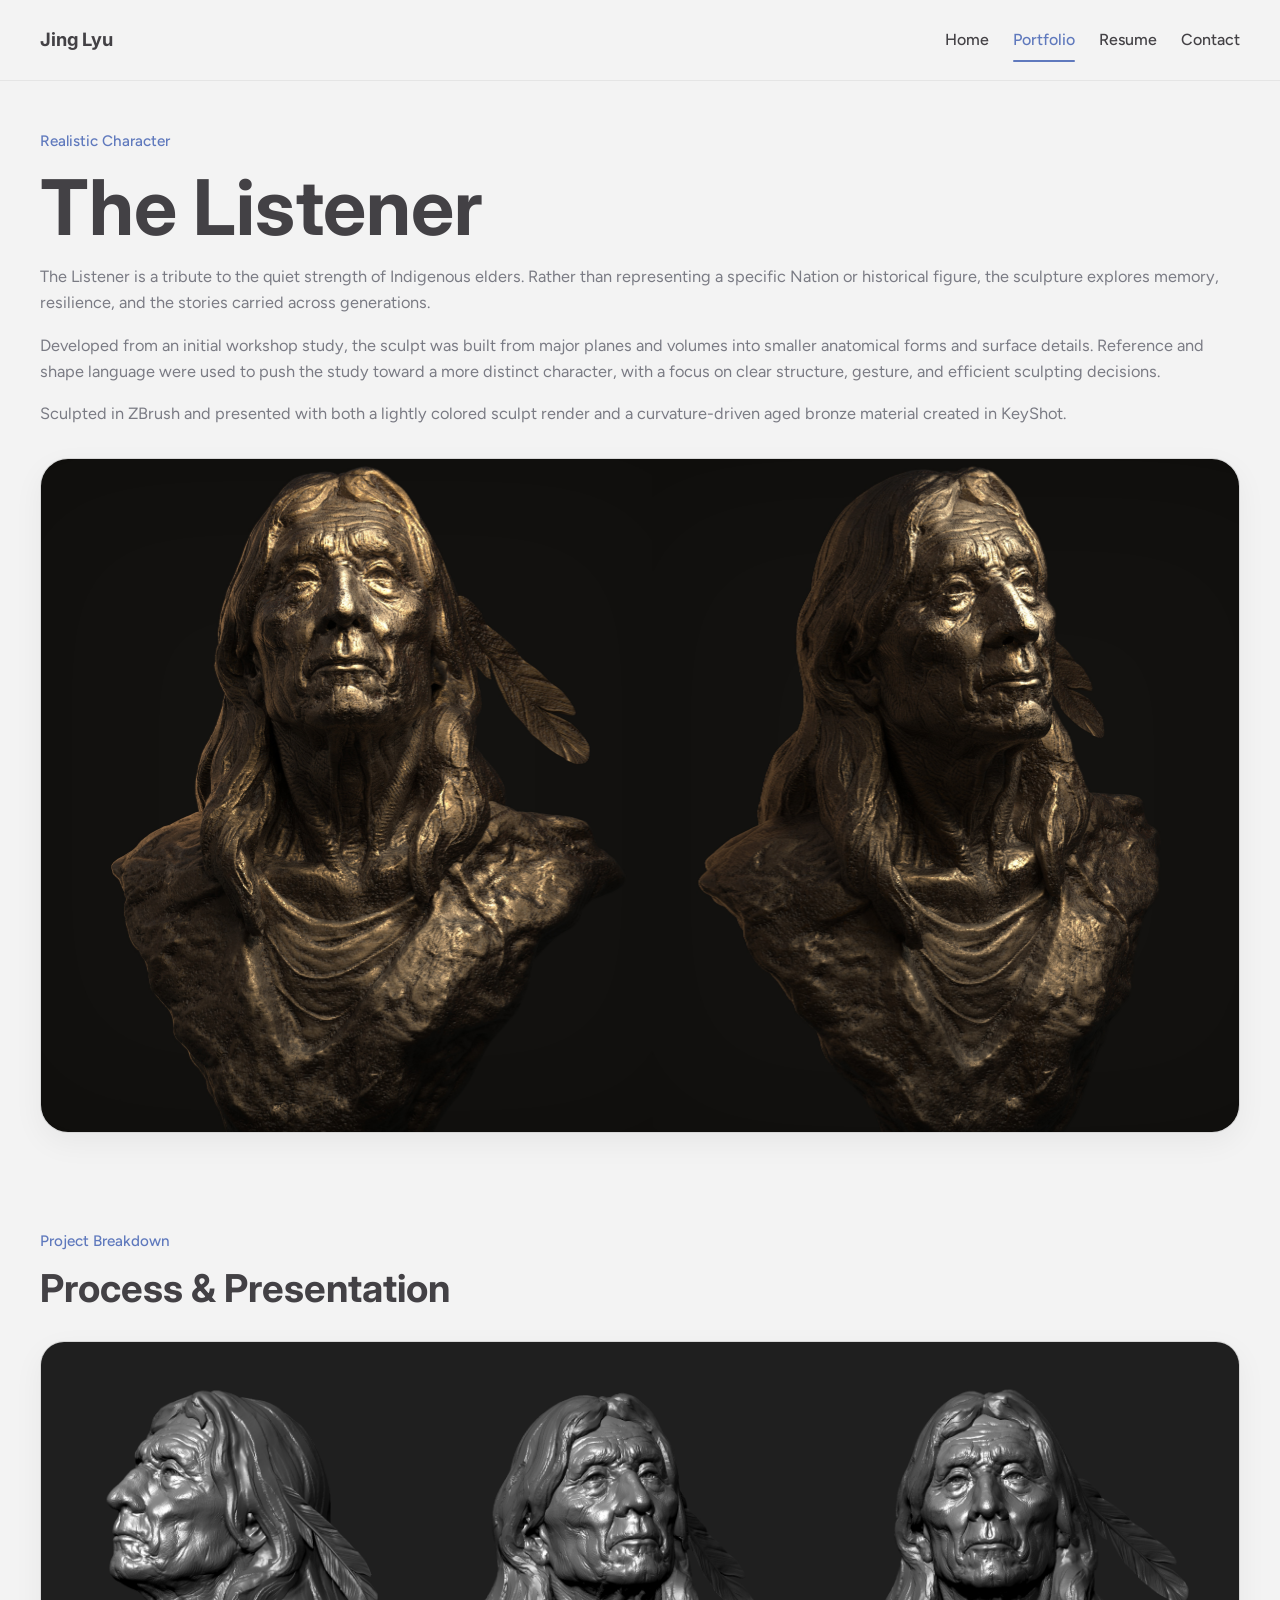
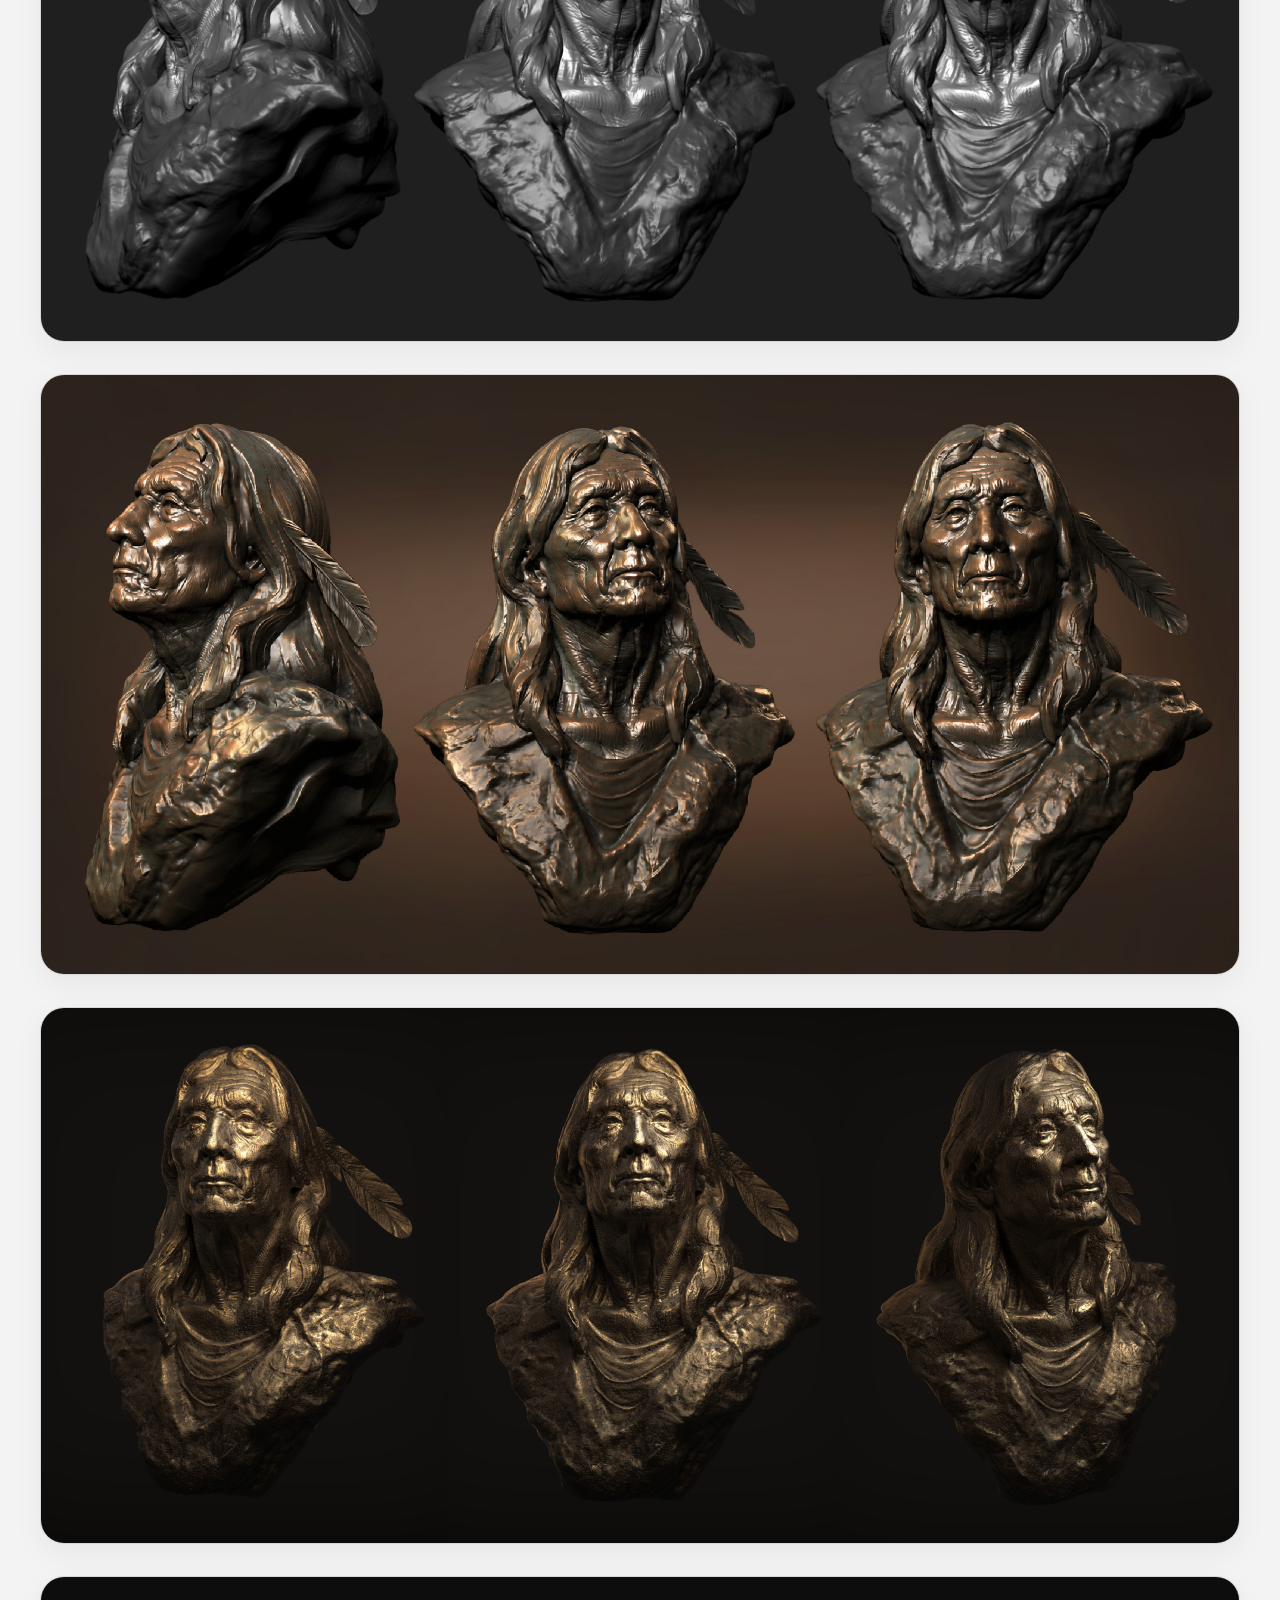
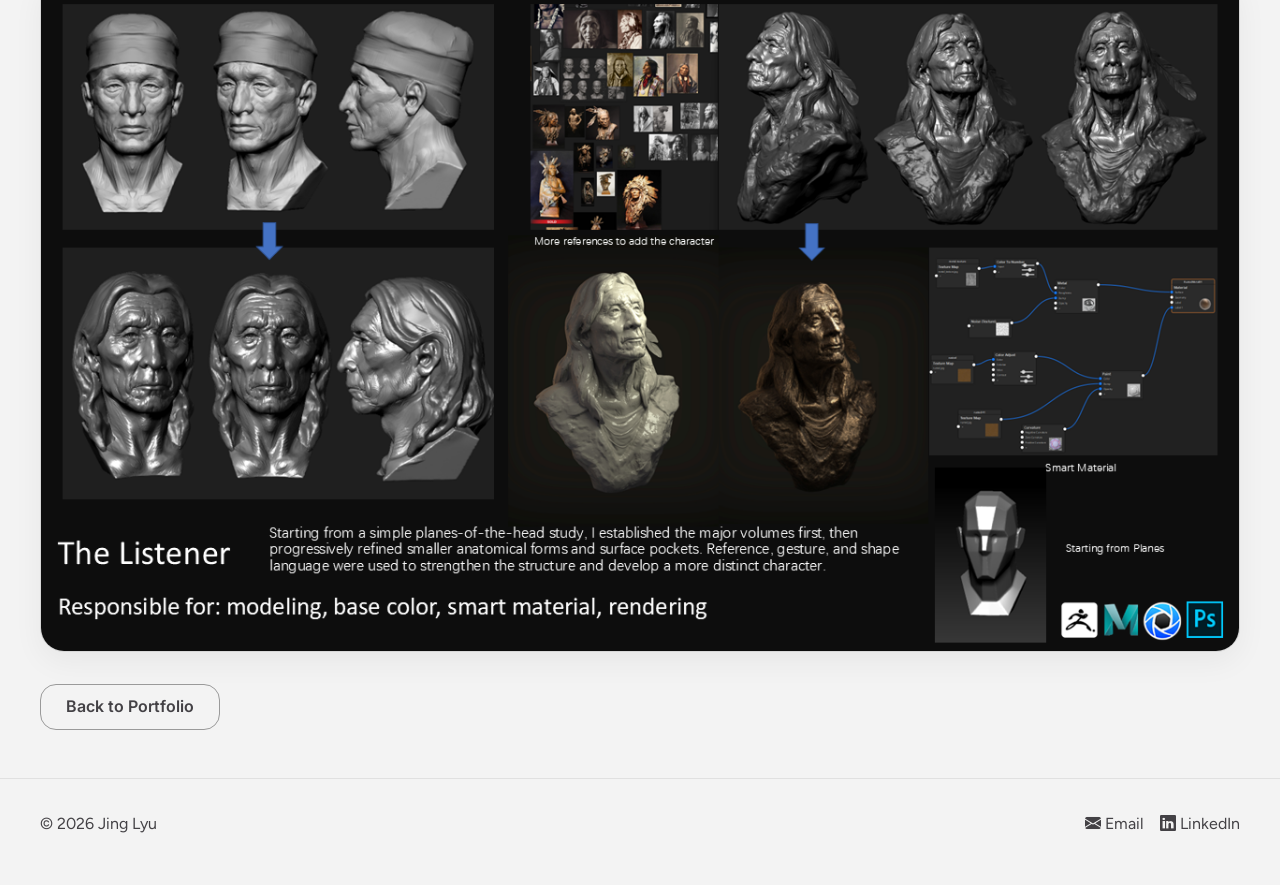
<file: projects/the-listener.html>
<!DOCTYPE html>
<html lang="en">
<head>
    <meta charset="UTF-8">
    <meta name="viewport" content="width=device-width, initial-scale=1.0">
    <meta name="robots" content="noindex, nofollow, noarchive, nosnippet, noimageindex">
    <title>The Listener | Jing Lyu</title>

    <meta name="description" content="Portfolio of Jing Lyu, 3D Character Artist specializing in stylized and realistic characters, creatures, and production-ready assets.">

    <link rel="preconnect" href="https://fonts.googleapis.com">
    <link rel="preconnect" href="https://fonts.gstatic.com" crossorigin>
    <link href="https://fonts.googleapis.com/css2?family=Figtree:wght@400;500;600&family=Inter:wght@400;500;600;700;800&display=swap" rel="stylesheet">

    <link rel="stylesheet" href="../assets/css/style.css">
    <!-- icon -->
    <link rel="stylesheet" href="https://cdn.jsdelivr.net/npm/bootstrap-icons@1.13.1/font/bootstrap-icons.min.css">
    <script src="../assets/js/main.js" defer></script>
</head>
<body>
    <header class="site-header">
        <div class="container header-inner">
            <a class="site-logo" href="../index.html">Jing Lyu</a>

            <button class="menu-toggle" aria-label="Open navigation menu" aria-expanded="false">
                ☰
            </button>

            <nav class="site-nav">
                <a href="../index.html">Home</a>
                <a href="../portfolio.html" class="active">Portfolio</a>
                <a href="../resume.html">Resume</a>
                <a href="../contact.html">Contact</a>
            </nav>
        </div>
    </header>

    <main>
        <section class="section project-detail-hero">
            <div class="container">
                <p class="eyebrow">Realistic Character</p>
                <h1>The Listener</h1>
                <p class="page-intro project-detail-intro">
                    The Listener is a tribute to the quiet strength of Indigenous elders. Rather than representing a specific Nation or historical figure, the sculpture explores memory, resilience, and the stories carried across generations.
                </p>
                <p class="page-intro project-detail-intro">
                    Developed from an initial workshop study, the sculpt was built from major planes and volumes into smaller anatomical forms and surface details. Reference and shape language were used to push the study toward a more distinct character, with a focus on clear structure, gesture, and efficient sculpting decisions.
                </p>
                <p class="page-intro project-detail-intro">
                    Sculpted in ZBrush and presented with both a lightly colored sculpt render and a curvature-driven aged bronze material created in KeyShot.
                </p>

                <div class="project-detail-cover">
                    <img src="../assets/images/the-listener/listener-cover2.jpg" alt="The Listener cover image">
                </div>
            </div>
        </section>

        <section class="section breakdown-section">
            <div class="container">
                <div class="section-heading compact-heading">
                    <p class="eyebrow">Project Breakdown</p>
                    <h2>Process & Presentation</h2>
                </div>

                <div class="breakdown-gallery">
                    <figure class="breakdown-item">
                        <img src="../assets/images/the-listener/listener-01.jpg" alt="The Listener breakdown image 1">
                    </figure>

                    <figure class="breakdown-item">
                        <img src="../assets/images/the-listener/listener-02.jpg" alt="The Listener breakdown image 2">
                    </figure>

                    <figure class="breakdown-item">
                        <img src="../assets/images/the-listener/listener-03.jpg" alt="The Listener breakdown image 3">
                    </figure>

                    <figure class="breakdown-item">
                        <img src="../assets/images/the-listener/listener-04.png" alt="The Listener breakdown image 4">
                    </figure>
                </div>

                <div class="project-detail-actions">
                    <a class="btn btn-secondary" href="../portfolio.html">Back to Portfolio</a>
                </div>
            </div>
        </section>
    </main>

    <footer class="site-footer">
        <div class="container footer-inner">
            <p>© 2026 Jing Lyu</p>
            <div class="footer-links">
                <a href="mailto:jcranejl@gmail.com"><i class="bi bi-envelope-fill"></i> Email</a>
                <a href="https://www.linkedin.com/in/jinglyu3d/" target="_blank" rel="noopener noreferrer"><i class="bi bi-linkedin"></i> LinkedIn</a>
            </div>
        </div>
    </footer>
</body>
</html>
</file>
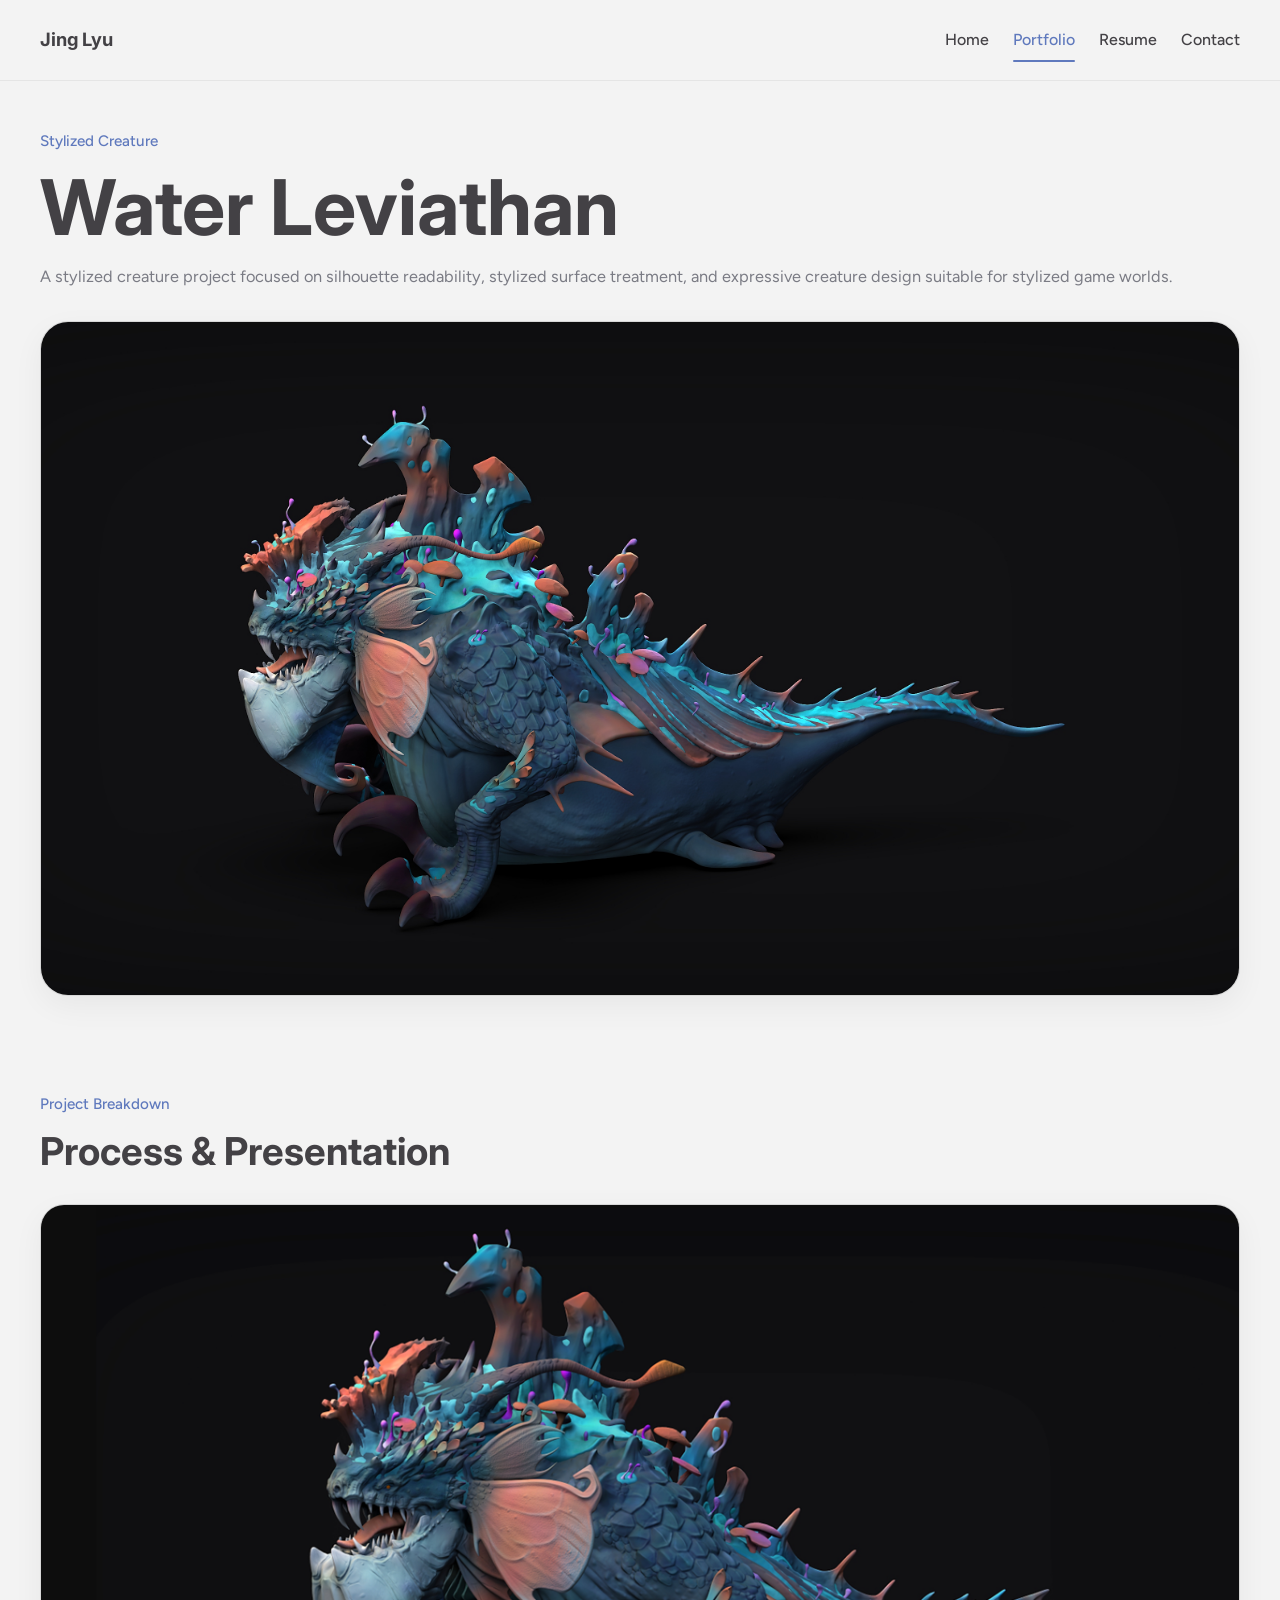
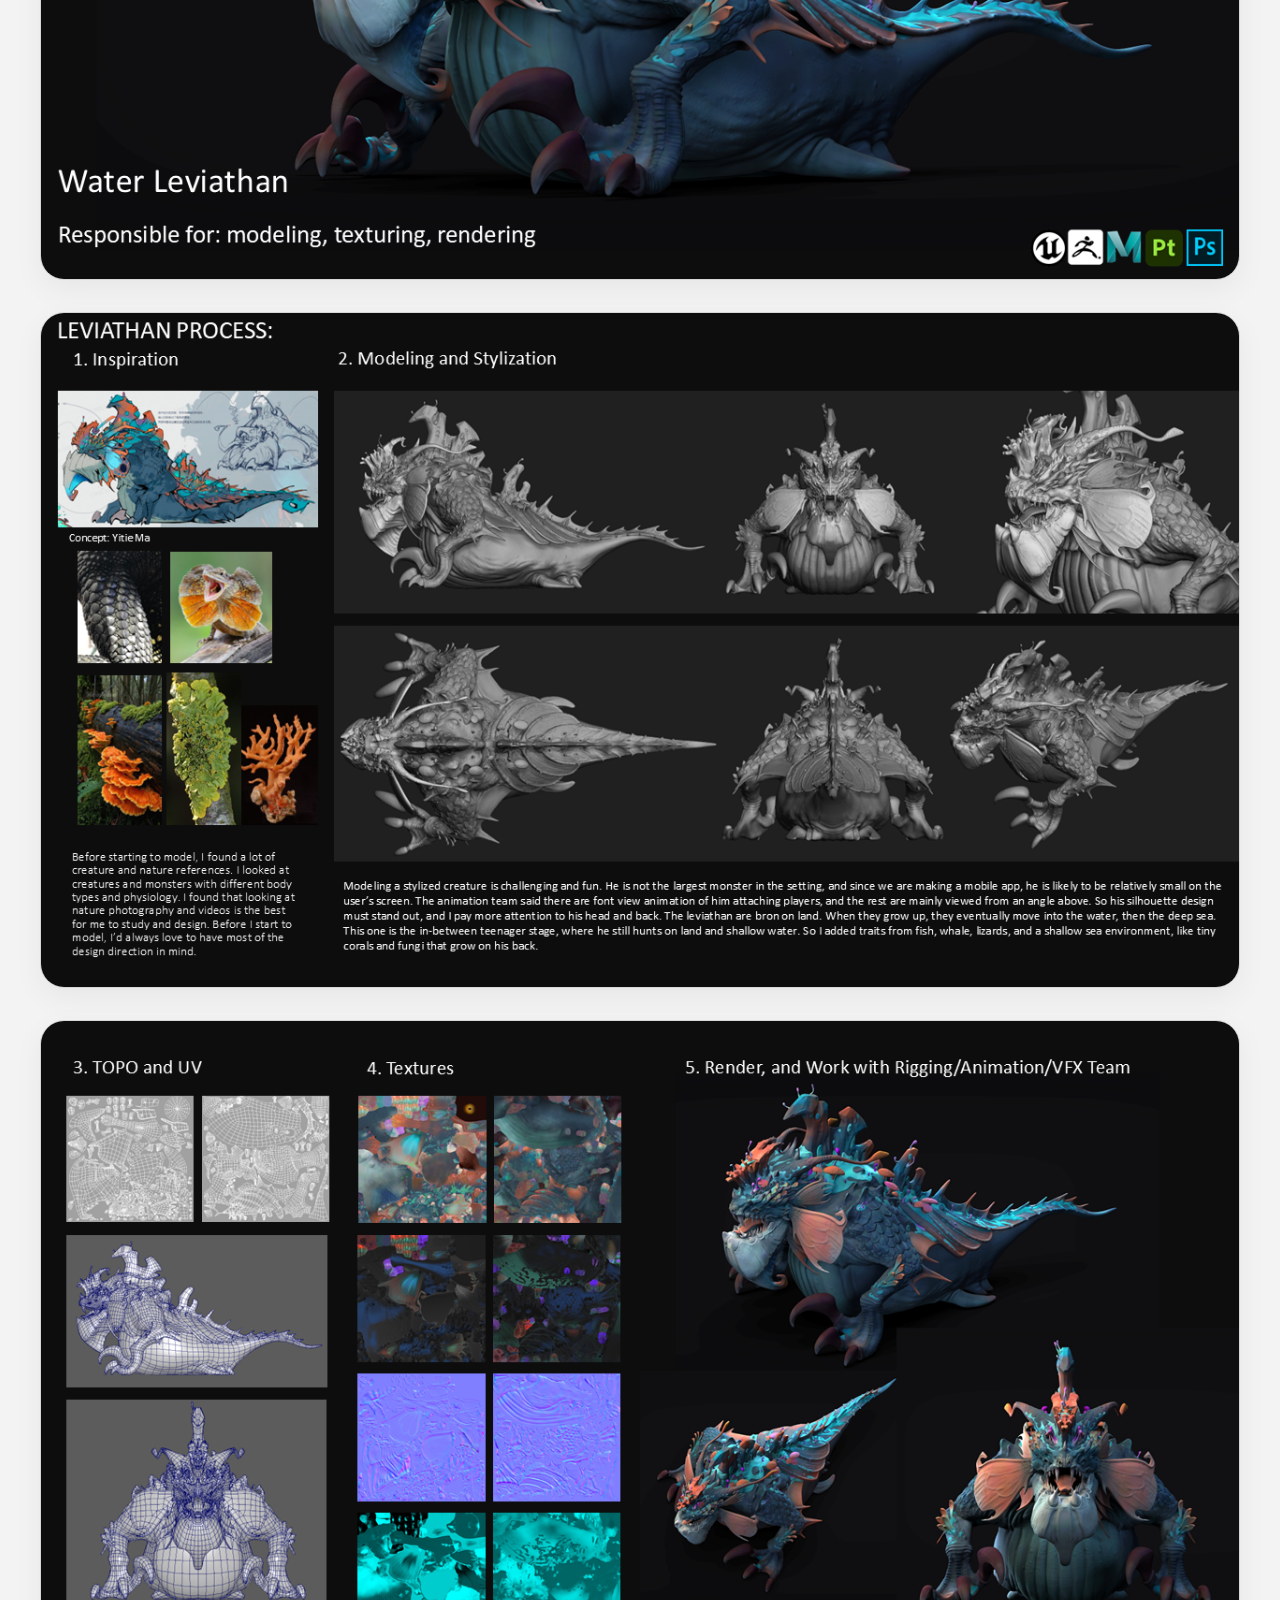
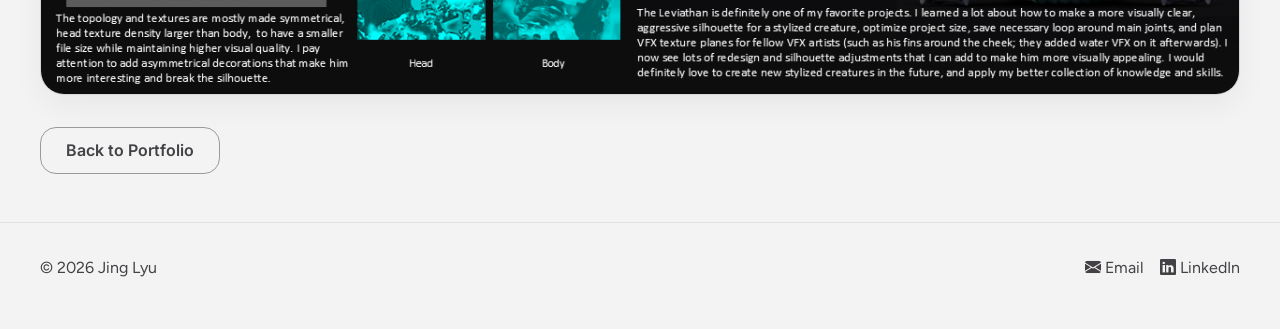
<file: projects/water-leviathan.html>
<!DOCTYPE html>
<html lang="en">
<head>
    <meta charset="UTF-8">
    <meta name="viewport" content="width=device-width, initial-scale=1.0">
    <title>Water Leviathan | Jing Lyu</title>

    <meta name="description" content="Portfolio of Jing Lyu, 3D Character Artist specializing in stylized and realistic characters, creatures, and production-ready assets.">

    <link rel="preconnect" href="https://fonts.googleapis.com">
    <link rel="preconnect" href="https://fonts.gstatic.com" crossorigin>
    <link href="https://fonts.googleapis.com/css2?family=Figtree:wght@400;500;600&family=Inter:wght@400;500;600;700;800&display=swap" rel="stylesheet">

    <link rel="stylesheet" href="../assets/css/style.css">
    <!-- icon -->
    <link rel="stylesheet" href="https://cdn.jsdelivr.net/npm/bootstrap-icons@1.13.1/font/bootstrap-icons.min.css">
    <script src="../assets/js/main.js" defer></script>
</head>
<body>
    <header class="site-header">
        <div class="container header-inner">
            <a class="site-logo" href="../index.html">Jing Lyu</a>

            <button class="menu-toggle" aria-label="Open navigation menu" aria-expanded="false">
                ☰
            </button>

            <nav class="site-nav">
                <a href="../index.html">Home</a>
                <a href="../portfolio.html" class="active">Portfolio</a>
                <a href="../resume.html">Resume</a>
                <a href="../contact.html">Contact</a>
            </nav>
        </div>
    </header>

    <main>
        <section class="section project-detail-hero">
            <div class="container">
                <p class="eyebrow">Stylized Creature</p>
                <h1>Water Leviathan</h1>
                <p class="page-intro project-detail-intro">
                    A stylized creature project focused on silhouette readability, stylized surface treatment, and expressive creature design suitable for stylized game worlds.
                </p>

                <div class="project-detail-cover">
                    <img src="../assets/images/leviathan-cover.jpg" alt="Water Leviathan cover image">
                </div>
            </div>
        </section>

        <section class="section breakdown-section">
            <div class="container">
                <div class="section-heading compact-heading">
                    <p class="eyebrow">Project Breakdown</p>
                    <h2>Process & Presentation</h2>
                </div>

                <div class="breakdown-gallery">
                    <figure class="breakdown-item">
                        <img src="../assets/images/leviathan/leviathan-01.PNG" alt="Water Leviathan breakdown image 1">
                    </figure>

                    <figure class="breakdown-item">
                        <img src="../assets/images/leviathan/leviathan-02.PNG" alt="Water Leviathan breakdown image 2">
                    </figure>

                    <figure class="breakdown-item">
                        <img src="../assets/images/leviathan/leviathan-03.PNG" alt="Water Leviathan breakdown image 3">
                    </figure>
                </div>

                <div class="project-detail-actions">
                    <a class="btn btn-secondary" href="../portfolio.html">Back to Portfolio</a>
                </div>
            </div>
        </section>
    </main>

    <footer class="site-footer">
        <div class="container footer-inner">
            <p>© 2026 Jing Lyu</p>
            <div class="footer-links">
                <a href="mailto:jcranejl@gmail.com"><i class="bi bi-envelope-fill"></i> Email</a>
                <a href="https://www.linkedin.com/in/jinglyu3d/" target="_blank" rel="noopener noreferrer"><i class="bi bi-linkedin"></i> LinkedIn</a>
            </div>
        </div>
    </footer>
</body>
</html>
</file>
<file: assets/css/style.css>
:root {
    --bg: #f3f3f3;
    --surface: #ffffff;
    --text: #434145;
    --muted: #7a7b84;
    --primary: #5f79bd;
    --border: #d7d7d7;
    --shadow: 0 10px 30px rgba(0, 0, 0, 0.05);
    --radius: 20px;
    --container: 1200px;
}

* {
    box-sizing: border-box;
}

html {
    scroll-behavior: smooth;
}

body {
    margin: 0;
    background: var(--bg);
    color: var(--text);
    font-family: "Figtree", Arial, sans-serif;
    line-height: 1.6;
}

img {
    max-width: 100%;
    display: block;
}

a {
    color: inherit;
    text-decoration: none;
}

iframe {
    width: 100%;
    display: block;
}

.container {
    width: min(100% - 2rem, var(--container));
    margin: 0 auto;
}

.section {
    padding: 3rem 0;
}

.eyebrow {
    margin: 0 0 0.8rem;
    color: var(--primary);
    font-size: 0.95rem;
    font-weight: 500;
}

h1, h2, h3, h4 {
    margin-top: 0;
    font-family: "Inter", Arial, sans-serif;
    line-height: 1.1;
}

h1 {
    font-size: clamp(2.8rem, 6vw, 5rem);
    margin-bottom: 0.8rem;
}

h2 {
    font-size: clamp(1.8rem, 3vw, 2.8rem);
    margin-bottom: 1rem;
}

p {
    margin-top: 0;
}

.site-header {
    position: sticky;
    top: 0;
    z-index: 100;
    background: rgba(243, 243, 243, 0.95);
    backdrop-filter: blur(10px);
    border-bottom: 1px solid rgba(0, 0, 0, 0.06);
}

.header-inner {
    display: flex;
    align-items: center;
    justify-content: space-between;
    min-height: 80px;
    gap: 1rem;
}

.site-logo {
    font-family: "Inter", Arial, sans-serif;
    font-size: 1.15rem;
    font-weight: 700;
}

.site-nav {
    display: flex;
    gap: 1.5rem;
}

.site-nav a {
    position: relative;
    font-weight: 500;
    color: var(--text);
    padding: 0.2rem 0;
    transition: color 0.2s ease;
}

.site-nav a:hover,
.site-nav a:focus {
    color: var(--primary);
}

.site-nav a.active {
    color: var(--primary);
}

.site-nav a.active::after {
    content: "";
    position: absolute;
    left: 0;
    bottom: -0.35rem;
    width: 100%;
    height: 2px;
    background: var(--primary);
    border-radius: 999px;
}

.menu-toggle {
    display: none;
    background: none;
    border: none;
    font-size: 1.6rem;
    cursor: pointer;
}

.hero-grid {
    display: grid;
    grid-template-columns: 0.9fr 1.1fr;
    gap: 2.5rem;
    align-items: center;
}

.hero h2 {
    color: var(--primary);
    font-weight: 500;
    margin-bottom: 1rem;
}

.hero-intro {
    max-width: 46ch;
    font-size: 1.02rem;
    color: var(--muted);
}

.hero-actions {
    display: flex;
    flex-wrap: wrap;
    gap: 0.9rem;
    margin-top: 1.6rem;
}

.hero-featured-art {
    position: relative;
    overflow: hidden;
    width: 100%;
    aspect-ratio: 16 / 9;
    border-radius: 28px;
    border: 1px solid var(--border);
    background: #e6e6e6;
    box-shadow: var(--shadow);
}

.hero-featured-art img {
    width: 100%;
    height: 100%;
    object-fit: cover;
    object-position: center center;
    display: block;
}

.compact-heading {
    margin-bottom: 1.4rem;
}

.reel-section {
    padding-top: 1rem;
    padding-bottom: 2rem;
}

.featured-projects-section {
    padding-top: 1.5rem;
}

.btn {
    display: inline-flex;
    align-items: center;
    justify-content: center;
    min-width: 180px;
    padding: 0.6rem 1.4rem;
    border-radius: 16px;
    font-family: "Inter", Arial, sans-serif;
    font-weight: 600;
    transition: 0.25s ease;
}

.btn-primary {
    background: var(--primary);
    color: white;
}

.btn-primary:hover,
.btn-primary:focus {
    transform: translateY(-2px);
}

.btn-secondary {
    border: 1px solid #9a9a9a;
    background: transparent;
}

.btn-secondary:hover,
.btn-secondary:focus {
    background: white;
}

.section-heading {
    margin-bottom: 2rem;
    max-width: 60ch;
}

.video-wrapper {
    overflow: hidden;
    border-radius: 24px;
    box-shadow: var(--shadow);
    aspect-ratio: 16 / 9;
    background: #d9d9d9;
}

.video-wrapper iframe {
    width: 100%;
    height: 100%;
}

.project-grid {
    display: grid;
    grid-template-columns: repeat(3, 1fr);
    gap: 1.5rem;
}

.project-image {
    aspect-ratio: 4 / 3;
    background: linear-gradient(135deg, #cfd6e8, #aebbd9);
}

.project-card {
    background: var(--surface);
    border: 1px solid var(--border);
    border-radius: var(--radius);
    box-shadow: var(--shadow);
    overflow: hidden;
}

.project-card-content {
    padding: 1.4rem;
}

.project-category {
    color: var(--primary);
    font-size: 0.95rem;
    font-weight: 600;
    margin-bottom: 0.6rem;
}

.text-link {
    display: inline-block;
    margin-top: 0.8rem;
    font-weight: 600;
    color: var(--primary);
}

.site-footer {
    padding: 2rem 0;
    border-top: 1px solid rgba(0, 0, 0, 0.08);
}

.footer-inner {
    display: flex;
    justify-content: space-between;
    gap: 1rem;
    flex-wrap: wrap;
}

.footer-links {
    display: flex;
    gap: 1rem;
    flex-wrap: wrap;
}

/* extra for portfolio */

.page-intro {
    max-width: 60ch;
    color: var(--muted);
    font-size: 1.02rem;
}

.filter-bar {
    display: flex;
    flex-wrap: wrap;
    gap: 0.75rem;
    margin-top: 1.5rem;
}

.filter-btn {
    padding: 0.65rem 1.1rem;
    border: 1px solid var(--border);
    border-radius: 999px;
    background: var(--surface);
    color: var(--text);
    font-family: "Inter", Arial, sans-serif;
    font-size: 0.95rem;
    font-weight: 600;
    cursor: pointer;
    transition: 0.2s ease;
}

.filter-btn:hover,
.filter-btn:focus {
    color: var(--primary);
    border-color: var(--primary);
}

.filter-btn.active {
    background: var(--primary);
    color: white;
    border-color: var(--primary);
}

.portfolio-list-section {
    padding-top: 1rem;
}

.project-card-link {
    display: block;
    height: 100%;
}

.project-image img {
    width: 100%;
    height: 100%;
    object-fit: cover;
    object-position: center;
}

.project-meta {
    margin-top: 0.8rem;
    color: var(--muted);
    font-size: 0.95rem;
}

.portfolio-grid .project-card {
    transition: transform 0.2s ease, box-shadow 0.2s ease;
}

.portfolio-grid .project-card:hover,
.portfolio-grid .project-card:focus-within {
    transform: translateY(-4px);
    box-shadow: 0 14px 32px rgba(0, 0, 0, 0.08);
}

.project-detail-intro {
    max-width: 1400px;
}

.project-detail-cover {
    overflow: hidden;
    margin-top: 2rem;
    border-radius: 28px;
    border: 1px solid var(--border);
    background: var(--surface);
    box-shadow: var(--shadow);
    aspect-ratio: 16 / 9;
}

.project-detail-cover img {
    width: 100%;
    height: 100%;
    object-fit: cover;
    object-position: center;
}

.breakdown-gallery {
    display: grid;
    gap: 2rem;
}

.breakdown-item {
    margin: 0;
    background: var(--surface);
    border: 1px solid var(--border);
    border-radius: 24px;
    box-shadow: var(--shadow);
    overflow: hidden;
}

.breakdown-item img {
    width: 100%;
    height: auto;
    display: block;
}

.project-detail-actions {
    margin-top: 2rem;
}

/* External project reference */

.project-reference {
    margin-top: 1.4rem;
    padding-left: 1rem;
    border-left: 2px solid var(--primary);
    max-width: 1000px;
}

.project-reference-label {
    margin: 0 0 0.25rem;
    color: var(--primary);
    font-family: "Inter", Arial, sans-serif;
    font-size: 0.85rem;
    font-weight: 600;
}

.project-reference-text {
    margin: 0;
    color: var(--muted);
    font-size: 0.95rem;
}

.project-reference-link {
    display: inline-block;
    margin-left: 0.35rem;
    color: var(--primary);
    font-weight: 600;
    transition: color 0.2s ease, transform 0.2s ease;
}

.project-reference-link:hover,
.project-reference-link:focus {
    color: var(--text);
    transform: translateX(2px);
}

/* contact */

.contact-section .page-intro {
    max-width: none;
}

.contact-layout {
    display: grid;
    grid-template-columns: 0.75fr 1.25fr;
    gap: 3rem;
    align-items: start;
    margin-top: 2rem;
}

.contact-left {
    display: grid;
    gap: 2.5rem;
}

.contact-right {
    display: block;
}

.contact-block h2 {
    margin-bottom: 1.2rem;
    font-size: clamp(1.6rem, 2.2vw, 2.1rem);
}

.contact-list {
    display: grid;
    gap: 1.4rem;
}

.contact-item {
    display: grid;
    gap: 0.35rem;
}

.contact-label {
    font-family: "Inter", Arial, sans-serif;
    font-size: 0.9rem;
    font-weight: 600;
    color: var(--primary);
    letter-spacing: 0.01em;
}

.contact-item p,
.contact-item a {
    margin: 0;
    color: var(--text);
    word-break: break-word;
}

.contact-item a:hover,
.contact-item a:focus {
    color: var(--primary);
}

.minimal-form {
    display: grid;
    gap: 1rem;
    max-width: 100%;
}

.form-group {
    display: grid;
    gap: 0.45rem;
}

.form-group label {
    font-weight: 600;
    font-family: "Inter", Arial, sans-serif;
    font-size: 0.95rem;
}

.form-group input,
.form-group textarea {
    width: 100%;
    padding: 0.6rem 1.4rem;
    border: 1px solid var(--border);
    border-radius: 14px;
    background: rgba(255, 255, 255, 0.65);
    color: var(--text);
    font: inherit;
    transition: border-color 0.2s ease, background 0.2s ease, box-shadow 0.2s ease;
}

.form-group input:focus,
.form-group textarea:focus {
    outline: none;
    background: #ffffff;
    border-color: var(--primary);
    box-shadow: 0 0 0 3px rgba(95, 121, 189, 0.12);
}

.form-group textarea {
    min-height: 180px;
    resize: vertical;
}

.form-submit {
    width: auto;
    min-width: 180px;
    margin-top: 0.4rem;
}

.flash-message {
    margin: 1.5rem 0 0;
    padding: 1rem 1.2rem;
    background: var(--surface);
    border: 1px solid var(--border);
    border-radius: 18px;
    box-shadow: var(--shadow);
}

.flash-message p {
    margin: 0;
    color: var(--primary);
    font-weight: 600;
}

/* resume */

.resume-section .page-intro {
    max-width: 58ch;
}

.resume-actions {
    margin: 1.5rem 0 2rem;
}

.resume-preview {
    overflow: hidden;
    border: 1px solid var(--border);
    border-radius: 24px;
    background: var(--surface);
    box-shadow: var(--shadow);
    min-height: 1000px;
}

.resume-preview iframe {
    width: 100%;
    height: 1155px;
    border: none;
    display: block;
}


/* Image lightbox */

.lightbox-trigger {
    cursor: zoom-in;
}

.lightbox {
    position: fixed;
    inset: 0;
    z-index: 1000;
    display: none;
    align-items: center;
    justify-content: center;
    padding: 4rem 2rem 2rem;
    background: rgba(15, 15, 18, 0.94);
    backdrop-filter: blur(6px);
}

.lightbox.show {
    display: flex;
}

.lightbox-content {
    display: block;
    width: auto;
    height: auto;
    max-width: min(94vw, 1800px);
    max-height: 88vh;
    object-fit: contain;
    border-radius: 8px;
    box-shadow: 0 20px 70px rgba(0, 0, 0, 0.45);
}

.lightbox-close {
    position: fixed;
    top: 1.25rem;
    right: 1.5rem;
    z-index: 1001;
    width: 48px;
    height: 48px;
    padding: 0;
    border: 1px solid rgba(255, 255, 255, 0.35);
    border-radius: 50%;
    background: rgba(0, 0, 0, 0.35);
    color: #ffffff;
    font-family: Arial, sans-serif;
    font-size: 2rem;
    line-height: 1;
    cursor: pointer;
    transition: background 0.2s ease, transform 0.2s ease;
}

.lightbox-close:hover,
.lightbox-close:focus {
    background: rgba(255, 255, 255, 0.18);
    transform: scale(1.05);
    outline: none;
}

body.lightbox-open {
    overflow: hidden;
}
/* ================================================== */

@media (max-width: 900px) {
    .hero-grid,
    .project-grid {
        grid-template-columns: 1fr;
    }

    .contact-layout {
        grid-template-columns: 1fr;
        gap: 2rem;
    }

    .contact-left {
        gap: 2rem;
    }
    
}

@media (max-width: 768px) {
    .menu-toggle {
        display: block;
    }

    .site-nav {
        position: absolute;
        top: 80px;
        right: 1rem;
        left: 1rem;
        display: none;
        flex-direction: column;
        padding: 1rem;
        background: white;
        border: 1px solid var(--border);
        border-radius: 16px;
        box-shadow: var(--shadow);
    }

    .site-nav.show {
        display: flex;
    }

    .hero-actions {
        flex-direction: column;
        align-items: stretch;
    }

    .btn {
        width: 100%;
    }

    .filter-bar {
        gap: 0.6rem;
    }

    .filter-btn {
        width: auto;
    }

    .resume-preview {
        min-height: 700px;
    }

    .resume-preview iframe {
        height: 700px;
    }

    .lightbox {
        padding: 4.5rem 0.75rem 1rem;
    }

    .lightbox-content {
        max-width: 100%;
        max-height: 82vh;
    }

    .lightbox-close {
        top: 0.75rem;
        right: 0.75rem;
    }
}
</file>
